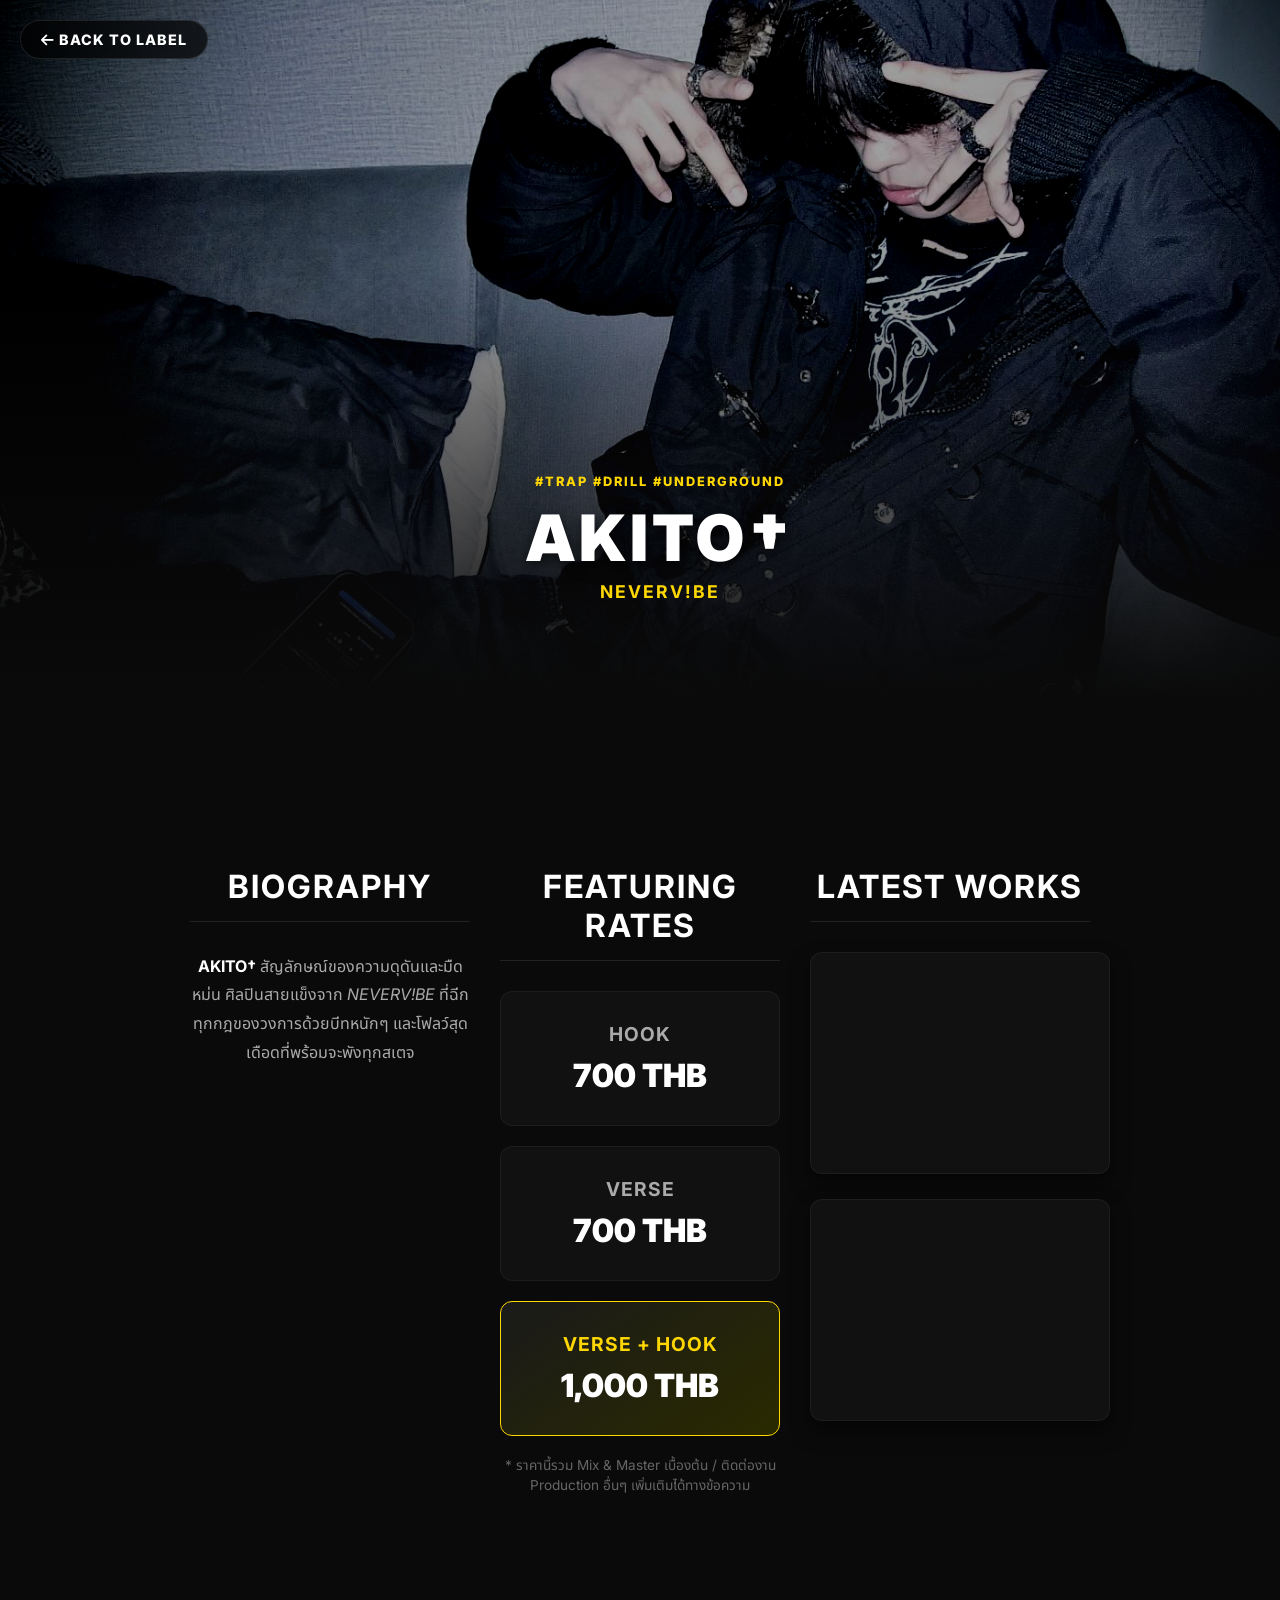
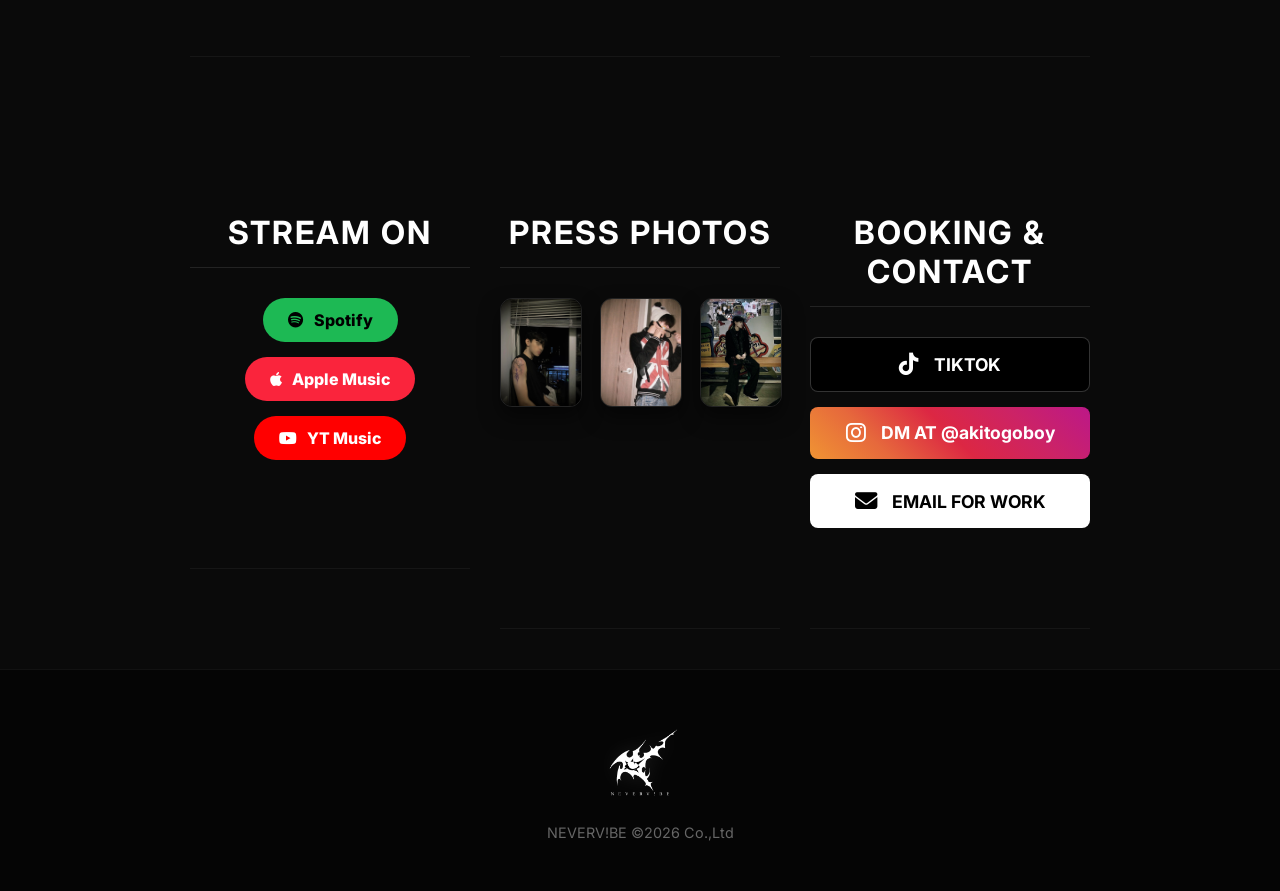
<file: artist/AKITO.html>
<!DOCTYPE html>
<html lang="th">
<head>
    <meta charset="UTF-8">
    <meta name="viewport" content="width=device-width, initial-scale=1.0">
    <title>AKITO† | NEVERV!BE</title>
    <link rel="icon" type="image/x-icon" href="image/logo.png">
    <link rel="stylesheet" href="styles.css">
    <link rel="stylesheet" href="https://cdnjs.cloudflare.com/ajax/libs/font-awesome/6.6.0/css/all.min.css">
    <link href="https://fonts.googleapis.com/css2?family=Inter:wght@400;600;900&family=Noto+Sans+Thai:wght@300;400;700;900&display=swap" rel="stylesheet">
</head>
<body class="artist-page">
    
    <a href="https://undervibe.github.io/nevervibe" class="floating-back">
        <i class="fa-solid fa-arrow-left"></i> BACK TO LABEL
    </a>

    <header class="artist-hero">
        <img src="image/AKITO.jpg" alt="AKITO†">
        <div class="hero-overlay">
            <div class="genre-tags">#TRAP #DRILL #UNDERGROUND</div>
            <h1>AKITO†</h1>
            <p>NEVERV!BE</p>
        </div>
    </header>

    <main class="artist-container">
        <section class="bio-section">
            <h2>BIOGRAPHY</h2>
            <div class="bio-text">
                <p><strong>AKITO†</strong> สัญลักษณ์ของความดุดันและมืดหม่น ศิลปินสายแข็งจาก <em>NEVERV!BE</em> ที่ฉีกทุกกฎของวงการด้วยบีทหนักๆ และโฟลว์สุดเดือดที่พร้อมจะพังทุกสเตจ</p>
            </div>
        </section>

        <section class="rate-section">
            <h2>FEATURING RATES</h2>
            <div class="rates-grid">
                <div class="rate-box">
                    <h3>HOOK</h3>
                    <p class="price">700 THB</p>
                </div>
                <div class="rate-box">
                    <h3>VERSE</h3>
                    <p class="price">700 THB</p>
                </div>
                <div class="rate-box premium">
                    <h3>VERSE + HOOK</h3>
                    <p class="price">1,000 THB</p>
                </div>
            </div>
            <p class="rate-note">* ราคานี้รวม Mix & Master เบื้องต้น / ติดต่องาน Production อื่นๆ เพิ่มเติมได้ทางข้อความ</p>
        </section>

        <section class="media-section">
            <h2>LATEST WORKS</h2>
            <div class="media-grid">
                <div class="media-box">
                    <iframe width="100%" height="220" src="https://www.youtube.com/embed/9aPaEKfOGhU" frameborder="0" allow="accelerometer; autoplay; clipboard-write; encrypted-media; gyroscope; picture-in-picture" allowfullscreen></iframe>
                </div>
                <div class="media-box">
                    <iframe width="100%" height="220" scrolling="no" frameborder="no" allow="autoplay" src="https://w.soundcloud.com/player/?url=https://soundcloud.com/akitogoboy/she-fttrapmeen&color=%23FFD700&auto_play=false"></iframe>
                </div>
            </div>
        </section>

        <section class="streaming-section">
            <h2>STREAM ON</h2>
            <div class="streaming-links">
                <a href="https://open.spotify.com/artist/3PwkpdK9tYv3R54A1a7k4M" target="_blank" class="stream-btn spotify"><i class="fa-brands fa-spotify"></i> Spotify</a>
                <a href="https://music.apple.com/us/album/you-know-feat-jayq-single/1883758673" target="_blank" class="stream-btn apple"><i class="fa-brands fa-apple"></i> Apple Music</a>
                <a href="https://www.youtube.com/@akitogoboytrap" target="_blank" class="stream-btn youtube"><i class="fa-brands fa-youtube"></i> YT Music</a>
            </div>
        </section>

        <section class="gallery-section">
            <h2>PRESS PHOTOS</h2>
            <div class="gallery-grid">
                <div class="gallery-item"><img src="image/AKITO (1).jpg" alt="Press 1"></div>
                <div class="gallery-item"><img src="image/AKITO (2).jpg" alt="Press 2"></div>
                <div class="gallery-item"><img src="image/AKITO (3).jpg" alt="Press 3"></div>
            </div>
        </section>

        <section class="contact-section">
            <h2>BOOKING & CONTACT</h2>
            <div class="contact-links">
                <a href="https://www.tiktok.com/" target="_blank" class="tiktok-btn"><i class="fa-brands fa-tiktok"></i> TIKTOK</a>
                <a href="https://www.instagram.com/akitogoboy/" target="_blank" class="ig-btn"><i class="fa-brands fa-instagram"></i> DM AT @akitogoboy</a>
                <a href="mailto:nevervibeofficial2025@gmail.com" target="_blank" class="mail-btn"><i class="fa-solid fa-envelope"></i> EMAIL FOR WORK</a>
            </div>
        </section>
    </main>

    <footer class="artist-footer">
        <img src="image/logo2.png" alt="NEVERVIBE" class="footer-logo">
        <p>NEVERV!BE ©2026 Co.,Ltd</p>
    </footer>
</body>
</html>
</file>
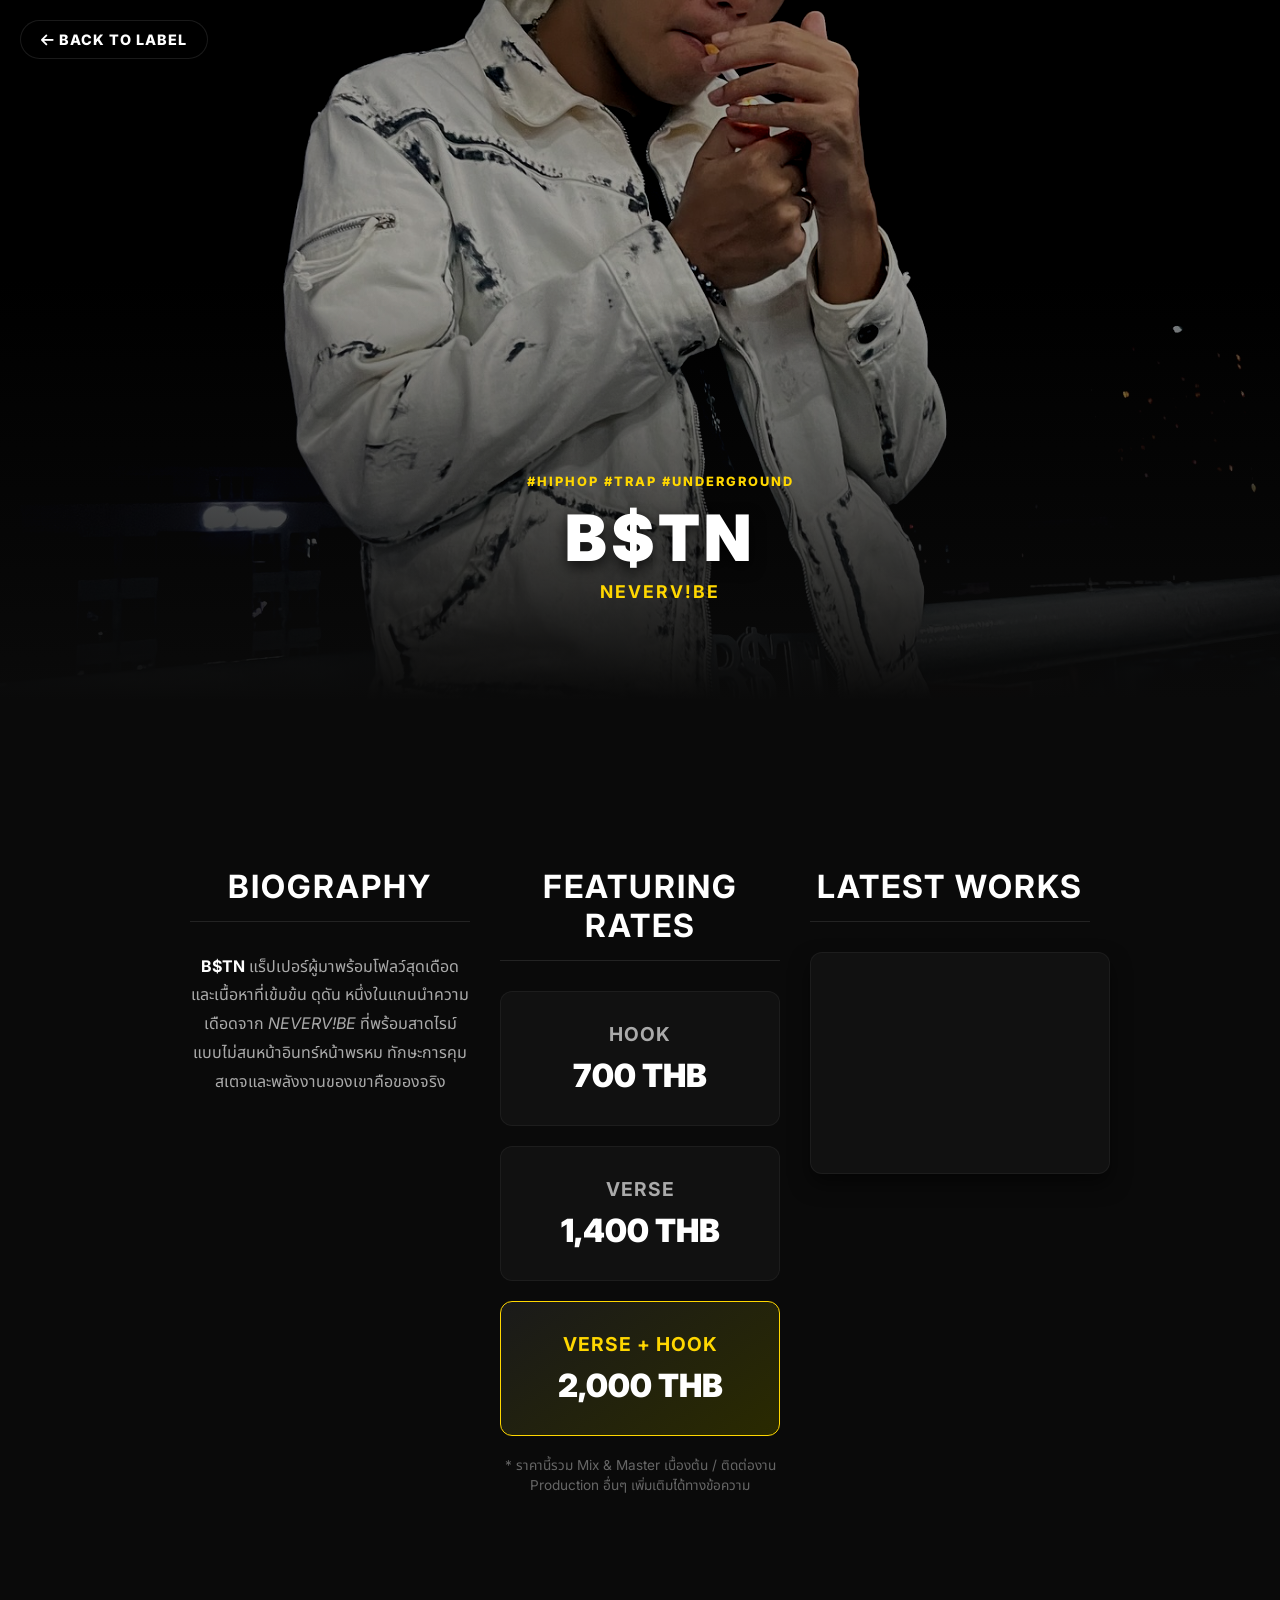
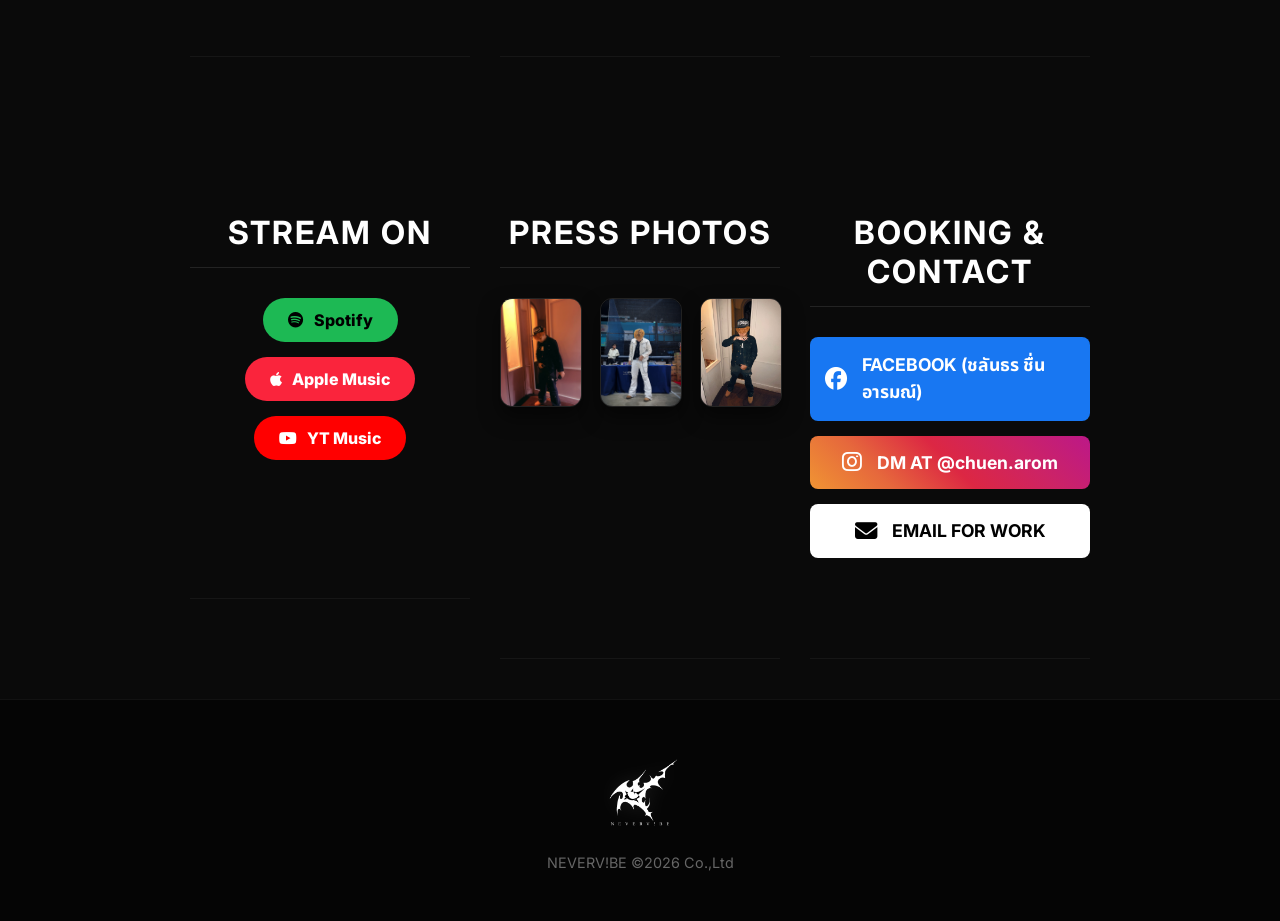
<file: artist/B$TN.html>
<!DOCTYPE html>
<html lang="th">
<head>
    <meta charset="UTF-8">
    <meta name="viewport" content="width=device-width, initial-scale=1.0">
    <title>B$TN | NEVERV!BE</title>
    <link rel="icon" type="image/x-icon" href="image/logo.png">
    <link rel="stylesheet" href="styles.css">
    <link rel="stylesheet" href="https://cdnjs.cloudflare.com/ajax/libs/font-awesome/6.6.0/css/all.min.css">
    <link href="https://fonts.googleapis.com/css2?family=Inter:wght@400;600;900&family=Noto+Sans+Thai:wght@300;400;700;900&display=swap" rel="stylesheet">
</head>
<body class="artist-page">
    
    <a href="https://undervibe.github.io/nevervibe" class="floating-back">
        <i class="fa-solid fa-arrow-left"></i> BACK TO LABEL
    </a>

    <header class="artist-hero">
        <img src="image/B$TN.jpg" alt="B$TN">
        <div class="hero-overlay">
            <div class="genre-tags">#HIPHOP #TRAP #UNDERGROUND</div>
            <h1>B$TN</h1>
            <p>NEVERV!BE</p>
        </div>
    </header>

    <main class="artist-container">
        <section class="bio-section">
            <h2>BIOGRAPHY</h2>
            <div class="bio-text">
                <p><strong>B$TN</strong> แร็ปเปอร์ผู้มาพร้อมโฟลว์สุดเดือดและเนื้อหาที่เข้มข้น ดุดัน หนึ่งในแกนนำความเดือดจาก <em>NEVERV!BE</em> ที่พร้อมสาดไรม์แบบไม่สนหน้าอินทร์หน้าพรหม ทักษะการคุมสเตจและพลังงานของเขาคือของจริง</p>
            </div>
        </section>

        <section class="rate-section">
            <h2>FEATURING RATES</h2>
            <div class="rates-grid">
                <div class="rate-box">
                    <h3>HOOK</h3>
                    <p class="price">700 THB</p>
                </div>
                <div class="rate-box">
                    <h3>VERSE</h3>
                    <p class="price">1,400 THB</p>
                </div>
                <div class="rate-box premium">
                    <h3>VERSE + HOOK</h3>
                    <p class="price">2,000 THB</p>
                </div>
            </div>
            <p class="rate-note">* ราคานี้รวม Mix & Master เบื้องต้น / ติดต่องาน Production อื่นๆ เพิ่มเติมได้ทางข้อความ</p>
        </section>

        <section class="media-section">
            <h2>LATEST WORKS</h2>
            <div class="media-grid">
                <div class="media-box">
                    <iframe width="100%" height="220" src="https://www.youtube.com/embed/DCzdwjOfl1A" frameborder="0" allow="accelerometer; autoplay; clipboard-write; encrypted-media; gyroscope; picture-in-picture" allowfullscreen></iframe>
                </div>
            </div>
        </section>

        <section class="streaming-section">
            <h2>STREAM ON</h2>
            <div class="streaming-links">
                <a href="https://open.spotify.com/artist/40xlgc3WbxMn3740qpxWwr?si=ZrAbBopDQAee4fVbU4IFOg" target="_blank" class="stream-btn spotify"><i class="fa-brands fa-spotify"></i> Spotify</a>
                <a href="https://music.apple.com/us/artist/b%24tn/1797964381" target="_blank" class="stream-btn apple"><i class="fa-brands fa-apple"></i> Apple Music</a>
                <a href="https://www.youtube.com/@bstn223" target="_blank" class="stream-btn youtube"><i class="fa-brands fa-youtube"></i> YT Music</a>
            </div>
        </section>

    
        <section class="gallery-section">
            <h2>PRESS PHOTOS</h2>
            <div class="gallery-grid">
                <div class="gallery-item"><img src="image/B$TN (1).jpg" alt="Press 1"></div>
                <div class="gallery-item"><img src="image/B$TN (2).jpg" alt="Press 2"></div>
                <div class="gallery-item"><img src="image/B$TN (3).jpg" alt="Press 3"></div>
            </div>
        </section>

        <section class="contact-section">
            <h2>BOOKING & CONTACT</h2>
            <div class="contact-links">
                <a href="https://www.facebook.com/zwaardvisnew.aka" target="_blank" class="fb-btn"><i class="fa-brands fa-facebook"></i> FACEBOOK (ชลันธร ชื่นอารมณ์)</a>
                <a href="https://www.instagram.com/chuen.arom/" target="_blank" class="ig-btn"><i class="fa-brands fa-instagram"></i> DM AT @chuen.arom</a>
                <a href="mailto:nevervibeofficial2025@gmail.com" target="_blank" class="mail-btn"><i class="fa-solid fa-envelope"></i> EMAIL FOR WORK</a>
            </div>
        </section>
    </main>

    <footer class="artist-footer">
        <img src="image/logo2.png" alt="NEVERVIBE" class="footer-logo">
        <p>NEVERV!BE ©2026 Co.,Ltd</p>
    </footer>
</body>
</html>
</file>
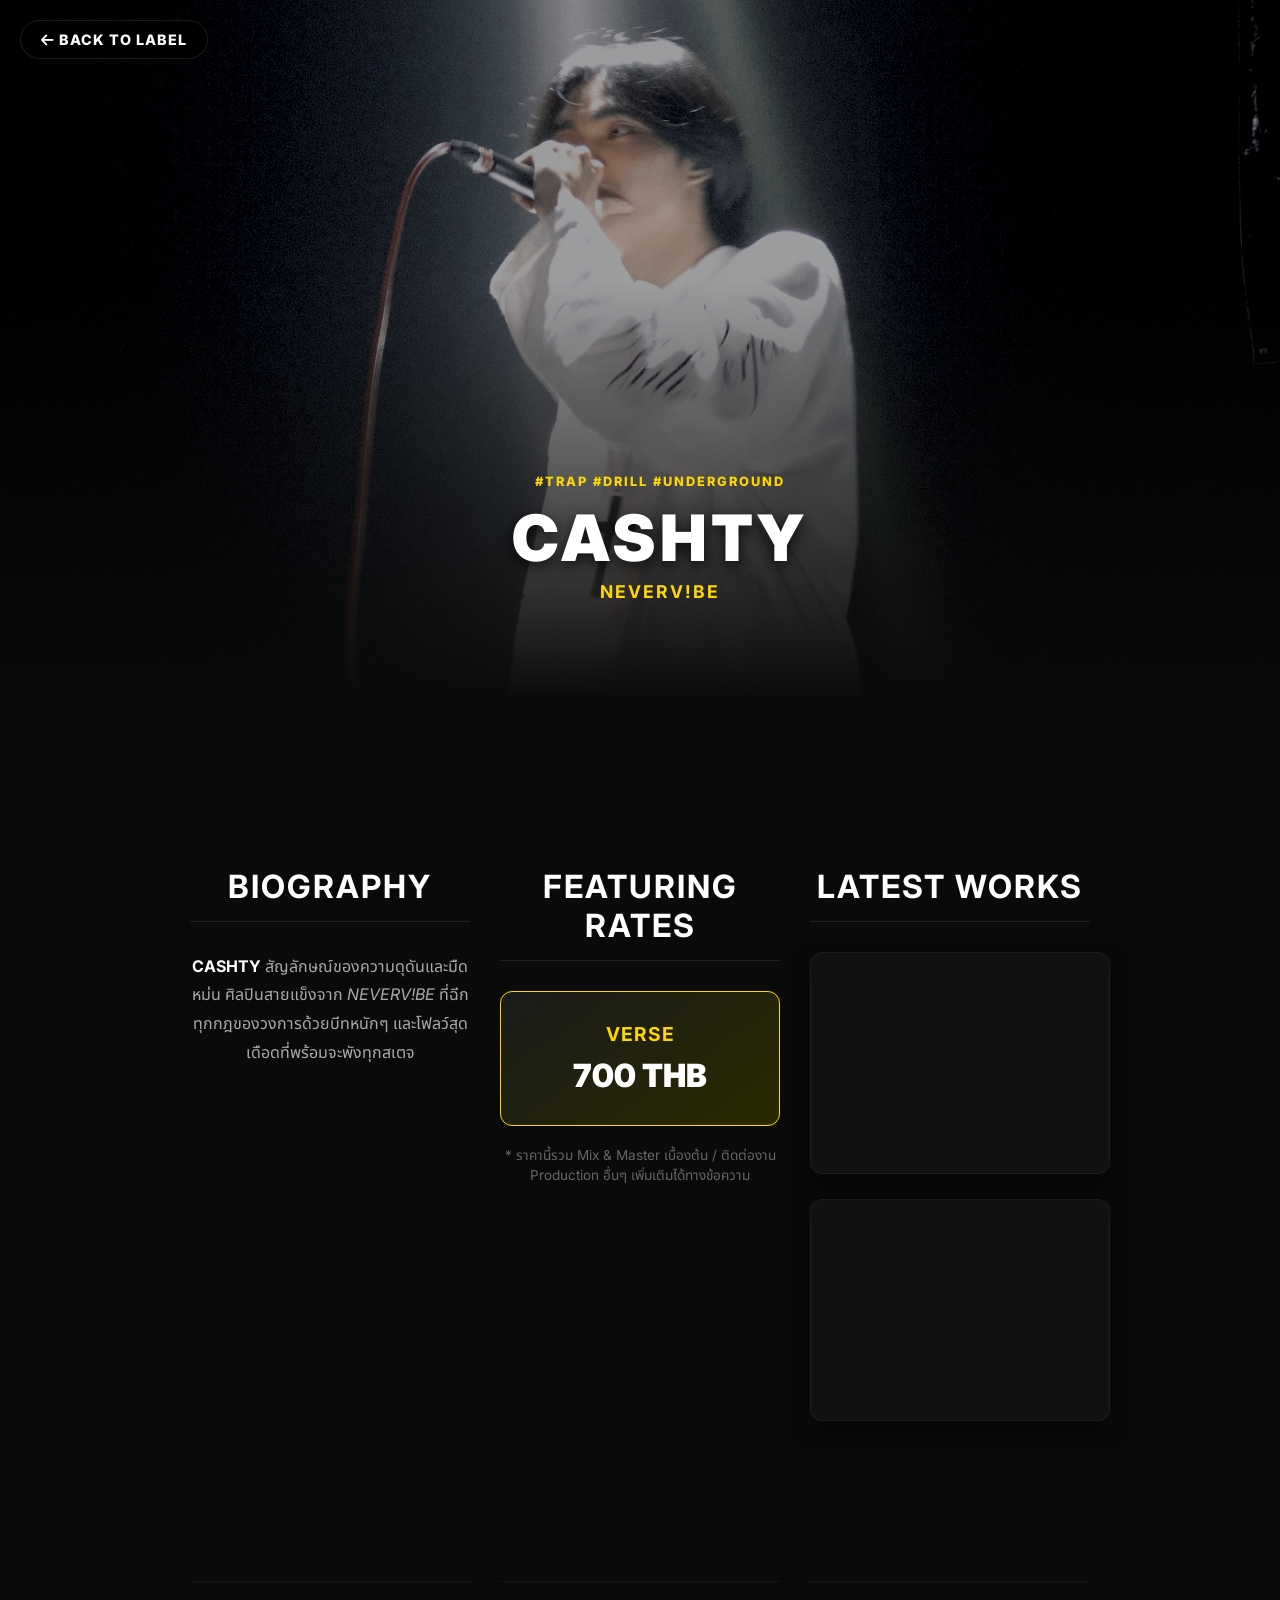
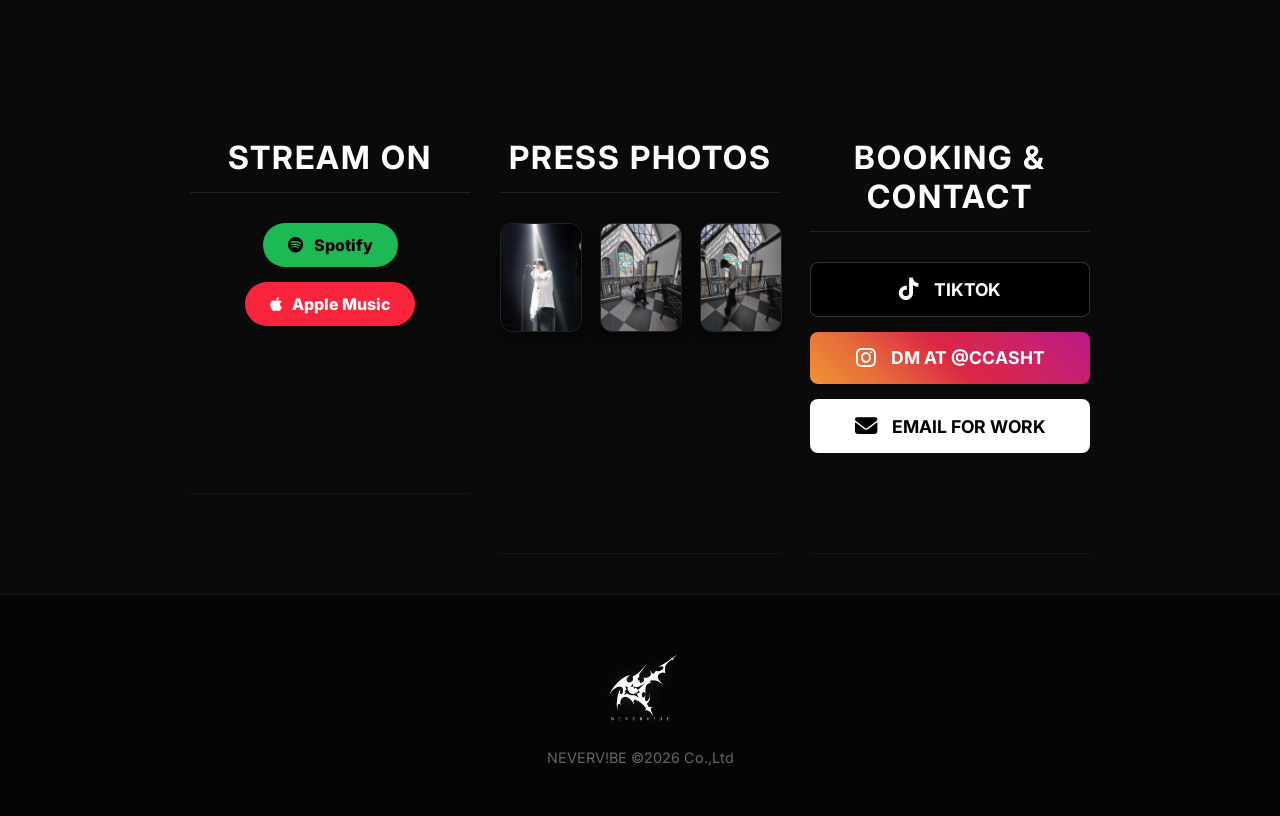
<file: artist/CASHTY.html>
<!DOCTYPE html>
<html lang="th">
<head>
    <meta charset="UTF-8">
    <meta name="viewport" content="width=device-width, initial-scale=1.0">
    <title>CASHTY | NEVERV!BE</title>
    <link rel="icon" type="image/x-icon" href="image/logo.png">
    <link rel="stylesheet" href="styles.css">
    <link rel="stylesheet" href="https://cdnjs.cloudflare.com/ajax/libs/font-awesome/6.6.0/css/all.min.css">
    <link href="https://fonts.googleapis.com/css2?family=Inter:wght@400;600;900&family=Noto+Sans+Thai:wght@300;400;700;900&display=swap" rel="stylesheet">
</head>
<body class="artist-page">
    
    <a href="https://undervibe.github.io/nevervibe" class="floating-back">
        <i class="fa-solid fa-arrow-left"></i> BACK TO LABEL
    </a>

    <header class="artist-hero">
        <img src="image/CASHTY.jpg" alt="CASHTY">
        <div class="hero-overlay">
            <div class="genre-tags">#TRAP #DRILL #UNDERGROUND</div>
            <h1>CASHTY</h1>
            <p>NEVERV!BE</p>
        </div>
    </header>

    <main class="artist-container">
        <section class="bio-section">
            <h2>BIOGRAPHY</h2>
            <div class="bio-text">
                <p><strong>CASHTY</strong> สัญลักษณ์ของความดุดันและมืดหม่น ศิลปินสายแข็งจาก <em>NEVERV!BE</em> ที่ฉีกทุกกฎของวงการด้วยบีทหนักๆ และโฟลว์สุดเดือดที่พร้อมจะพังทุกสเตจ</p>
            </div>
        </section>

        <section class="rate-section">
            <h2>FEATURING RATES</h2>
            <div class="rates-grid">
                <div class="rate-box premium">
                    <h3>VERSE</h3>
                    <p class="price">700 THB</p>
                </div>
            </div>
            <p class="rate-note">* ราคานี้รวม Mix & Master เบื้องต้น / ติดต่องาน Production อื่นๆ เพิ่มเติมได้ทางข้อความ</p>
        </section>

        <section class="media-section">
            <h2>LATEST WORKS</h2>
            <div class="media-grid">
                <div class="media-box">
                    <iframe width="100%" height="220" src="https://www.youtube.com/embed/#" frameborder="0" allow="accelerometer; autoplay; clipboard-write; encrypted-media; gyroscope; picture-in-picture" allowfullscreen></iframe>
                </div>
                <div class="media-box">
                    <iframe width="100%" height="220" scrolling="no" frameborder="no" allow="autoplay" src="https://w.soundcloud.com/player/?url=https://soundcloud.com/lil-not-660178408/ver-cash&color=%23FFD700&auto_play=false"></iframe>
                </div>
            </div>
        </section>

        <section class="streaming-section">
            <h2>STREAM ON</h2>
            <div class="streaming-links">
                <a href="https://open.spotify.com/artist/09MdplgllyINf8Pp7QF8Qg" target="_blank" class="stream-btn spotify"><i class="fa-brands fa-spotify"></i> Spotify</a>
                <a href="https://music.apple.com/us/artist/cashty-ln/1656423028" target="_blank" class="stream-btn apple"><i class="fa-brands fa-apple"></i> Apple Music</a>
            </div>
        </section>

       

        <section class="gallery-section">
            <h2>PRESS PHOTOS</h2>
            <div class="gallery-grid">
                <div class="gallery-item"><img src="image/CASHTY.jpg" alt="Press 1"></div>
                <div class="gallery-item"><img src="image/CASHTY (1).jpg" alt="Press 2"></div>
                <div class="gallery-item"><img src="image/CASHTY (2).jpg" alt="Press 3"></div>
            </div>
        </section>

        <section class="contact-section">
            <h2>BOOKING & CONTACT</h2>
            <div class="contact-links">
                <a href="https://www.tiktok.com/" target="_blank" class="tiktok-btn"><i class="fa-brands fa-tiktok"></i> TIKTOK</a>
                <a href="https://www.instagram.com/ccasht/" target="_blank" class="ig-btn"><i class="fa-brands fa-instagram"></i> DM AT @CCASHT</a>
                <a href="mailto:nevervibeofficial2025@gmail.com" target="_blank" class="mail-btn"><i class="fa-solid fa-envelope"></i> EMAIL FOR WORK</a>
            </div>
        </section>
    </main>

    <footer class="artist-footer">
        <img src="image/logo2.png" alt="NEVERVIBE" class="footer-logo">
        <p>NEVERV!BE ©2026 Co.,Ltd</p>
    </footer>
</body>
</html>
</file>
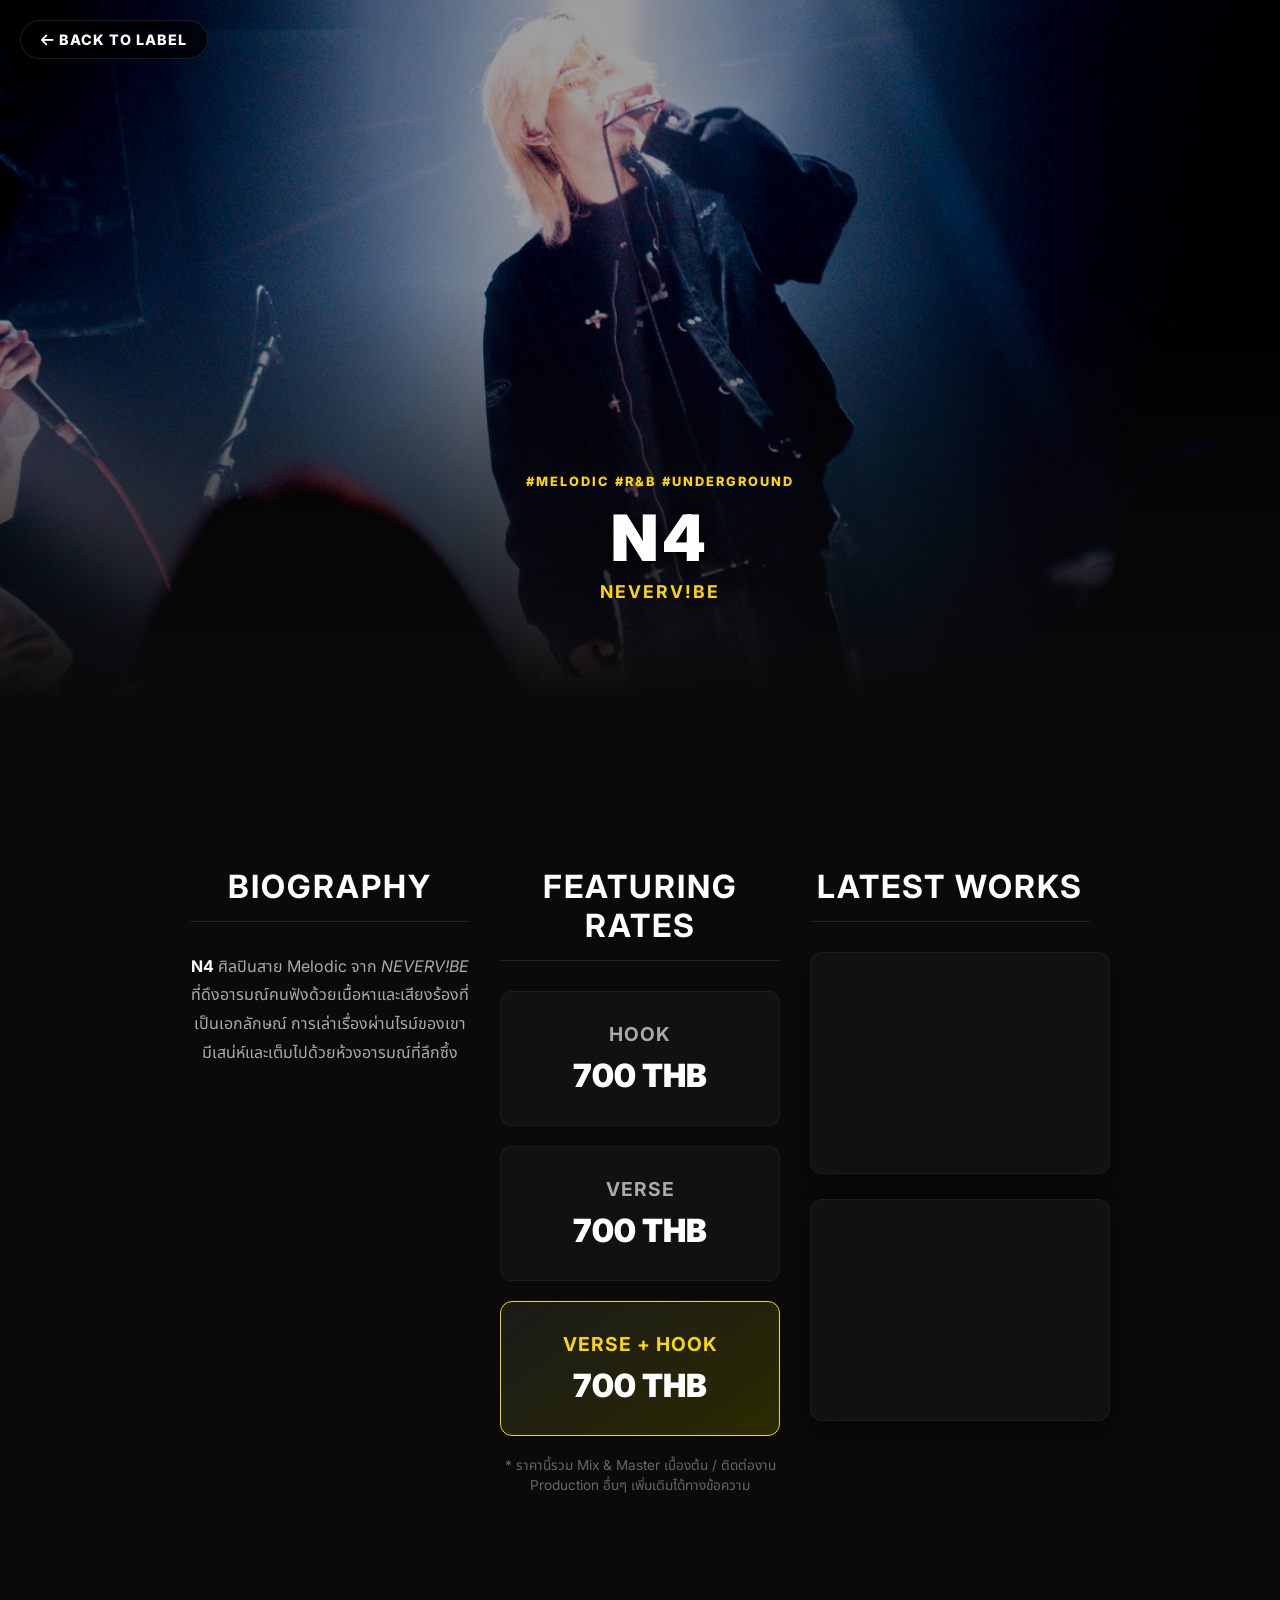
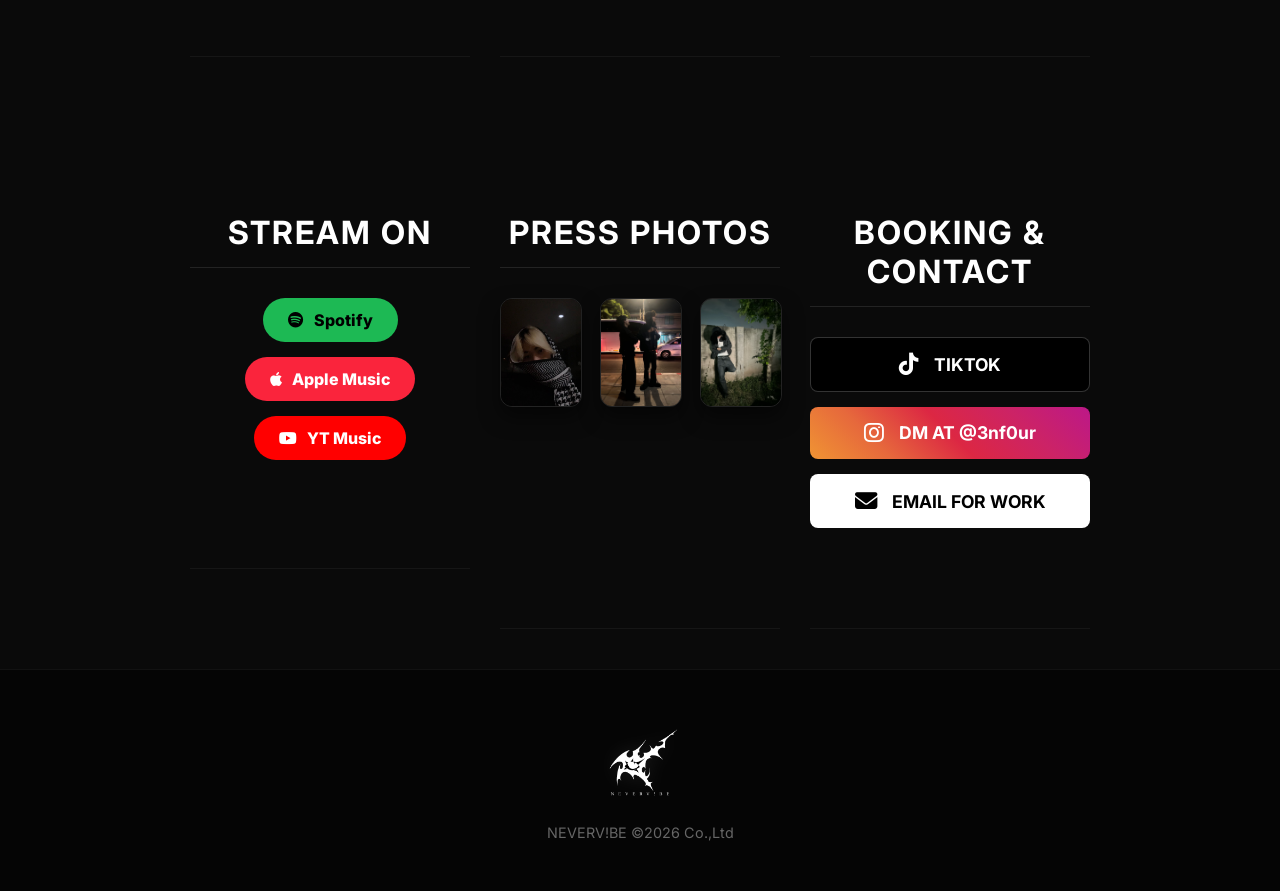
<file: artist/n4.html>
<!DOCTYPE html>
<html lang="th">
<head>
    <meta charset="UTF-8">
    <meta name="viewport" content="width=device-width, initial-scale=1.0">
    <title>N4 | NEVERV!BE</title>
    <link rel="icon" type="image/x-icon" href="image/logo.png">
    <link rel="stylesheet" href="styles.css">
    <link rel="stylesheet" href="https://cdnjs.cloudflare.com/ajax/libs/font-awesome/6.6.0/css/all.min.css">
    <link href="https://fonts.googleapis.com/css2?family=Inter:wght@400;600;900&family=Noto+Sans+Thai:wght@300;400;700;900&display=swap" rel="stylesheet">
</head>
<body class="artist-page">
    
    <a href="https://undervibe.github.io/nevervibe" class="floating-back">
        <i class="fa-solid fa-arrow-left"></i> BACK TO LABEL
    </a>

    <header class="artist-hero">
        <img src="image/N4.jpg" alt="N4">
        <div class="hero-overlay">
            <div class="genre-tags">#MELODIC #R&B #UNDERGROUND</div>
            <h1>N4</h1>
            <p>NEVERV!BE</p>
        </div>
    </header>

    <main class="artist-container">
        <section class="bio-section">
            <h2>BIOGRAPHY</h2>
            <div class="bio-text">
                <p><strong>N4</strong> ศิลปินสาย Melodic จาก <em>NEVERV!BE</em> ที่ดึงอารมณ์คนฟังด้วยเนื้อหาและเสียงร้องที่เป็นเอกลักษณ์ การเล่าเรื่องผ่านไรม์ของเขามีเสน่ห์และเต็มไปด้วยห้วงอารมณ์ที่ลึกซึ้ง</p>
            </div>
        </section>

        <section class="rate-section">
            <h2>FEATURING RATES</h2>
            <div class="rates-grid">
                <div class="rate-box">
                    <h3>HOOK</h3>
                    <p class="price">700 THB</p>
                </div>
                <div class="rate-box">
                    <h3>VERSE</h3>
                    <p class="price">700 THB</p>
                </div>
                <div class="rate-box premium">
                    <h3>VERSE + HOOK</h3>
                    <p class="price">700 THB</p>
                </div>
            </div>
            <p class="rate-note">* ราคานี้รวม Mix & Master เบื้องต้น / ติดต่องาน Production อื่นๆ เพิ่มเติมได้ทางข้อความ</p>
        </section>

        <section class="media-section">
            <h2>LATEST WORKS</h2>
            <div class="media-grid">
                <div class="media-box">
                    <iframe width="100%" height="220" src="https://www.youtube.com/embed/HAeyvYY0rmE" frameborder="0" allow="accelerometer; autoplay; clipboard-write; encrypted-media; gyroscope; picture-in-picture" allowfullscreen></iframe>
                </div>
                <div class="media-box">
                    <iframe width="100%" height="220" scrolling="no" frameborder="no" allow="autoplay" src="https://w.soundcloud.com/player/?url=https://soundcloud.com/realn4/youre-perfect-n3-prod-by-sakaayumu&color=%23FFD700&auto_play=false"></iframe>
                </div>
            </div>
        </section>

        <section class="streaming-section">
            <h2>STREAM ON</h2>
            <div class="streaming-links">
                <a href="https://open.spotify.com/artist/4b1MqdWW3oG59WdBjchRRq?si=ed9pGkuMSs663zJerJko1A" target="_blank" class="stream-btn spotify"><i class="fa-brands fa-spotify"></i> Spotify</a>
                <a href="https://music.apple.com/us/artist/n4/1656412674" target="_blank" class="stream-btn apple"><i class="fa-brands fa-apple"></i> Apple Music</a>
                <a href="https://www.youtube.com/@realN4" target="_blank" class="stream-btn youtube"><i class="fa-brands fa-youtube"></i> YT Music</a>
            </div>
        </section>

        <section class="gallery-section">
            <h2>PRESS PHOTOS</h2>
            <div class="gallery-grid">
                <div class="gallery-item"><img src="image/N4 (1).jpg" alt="Press 1"></div>
                <div class="gallery-item"><img src="image/N4 (2).jpg" alt="Press 2"></div>
                <div class="gallery-item"><img src="image/N4 (3).jpg" alt="Press 3"></div>
            </div>
        </section>

        <section class="contact-section">
            <h2>BOOKING & CONTACT</h2>
            <div class="contact-links">
                <a href="https://www.tiktok.com/" target="_blank" class="tiktok-btn"><i class="fa-brands fa-tiktok"></i> TIKTOK</a>
                <a href="https://www.instagram.com/3nf0ur/" target="_blank" class="ig-btn"><i class="fa-brands fa-instagram"></i> DM AT @3nf0ur</a>
                <a href="mailto:nevervibeofficial2025@gmail.com" target="_blank" class="mail-btn"><i class="fa-solid fa-envelope"></i> EMAIL FOR WORK</a>
            </div>
        </section>
    </main>

    <footer class="artist-footer">
        <img src="image/logo2.png" alt="NEVERVIBE" class="footer-logo">
        <p>NEVERV!BE ©2026 Co.,Ltd</p>
    </footer>
</body>
</html>
</file>
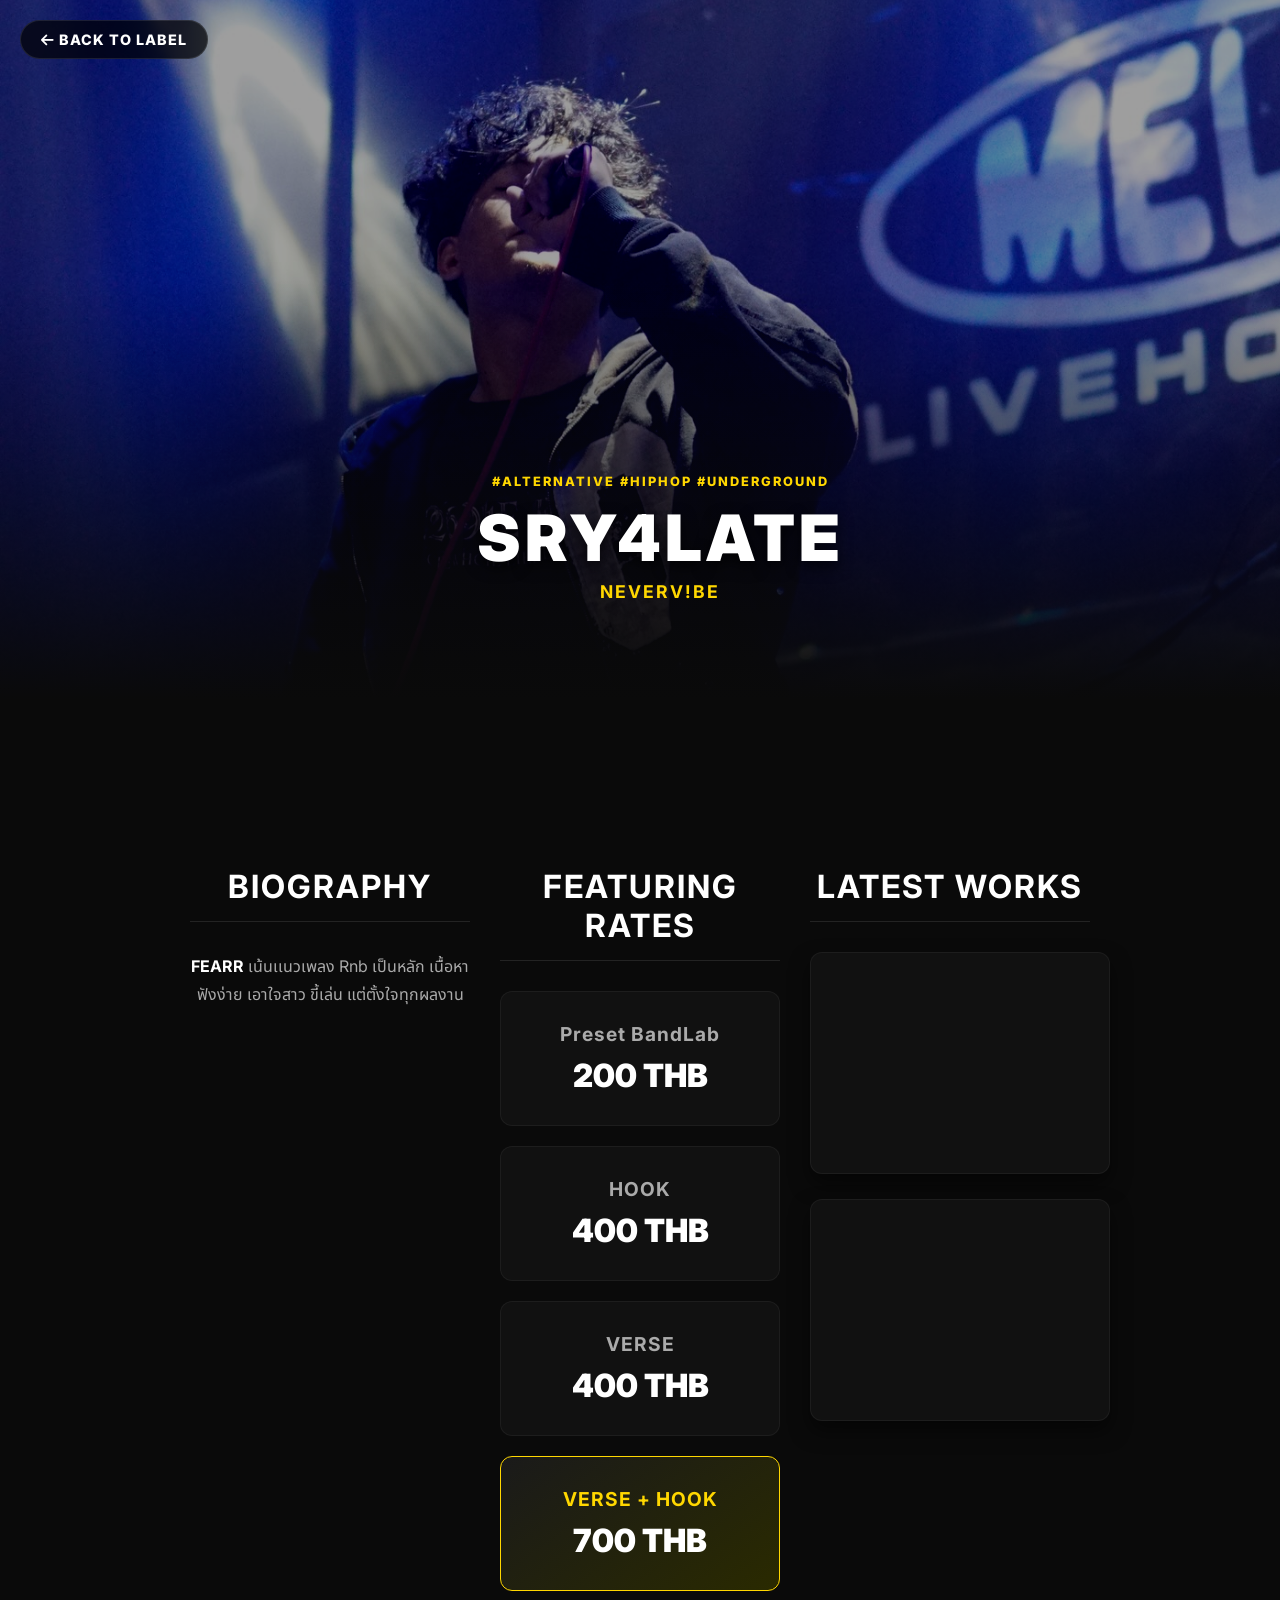
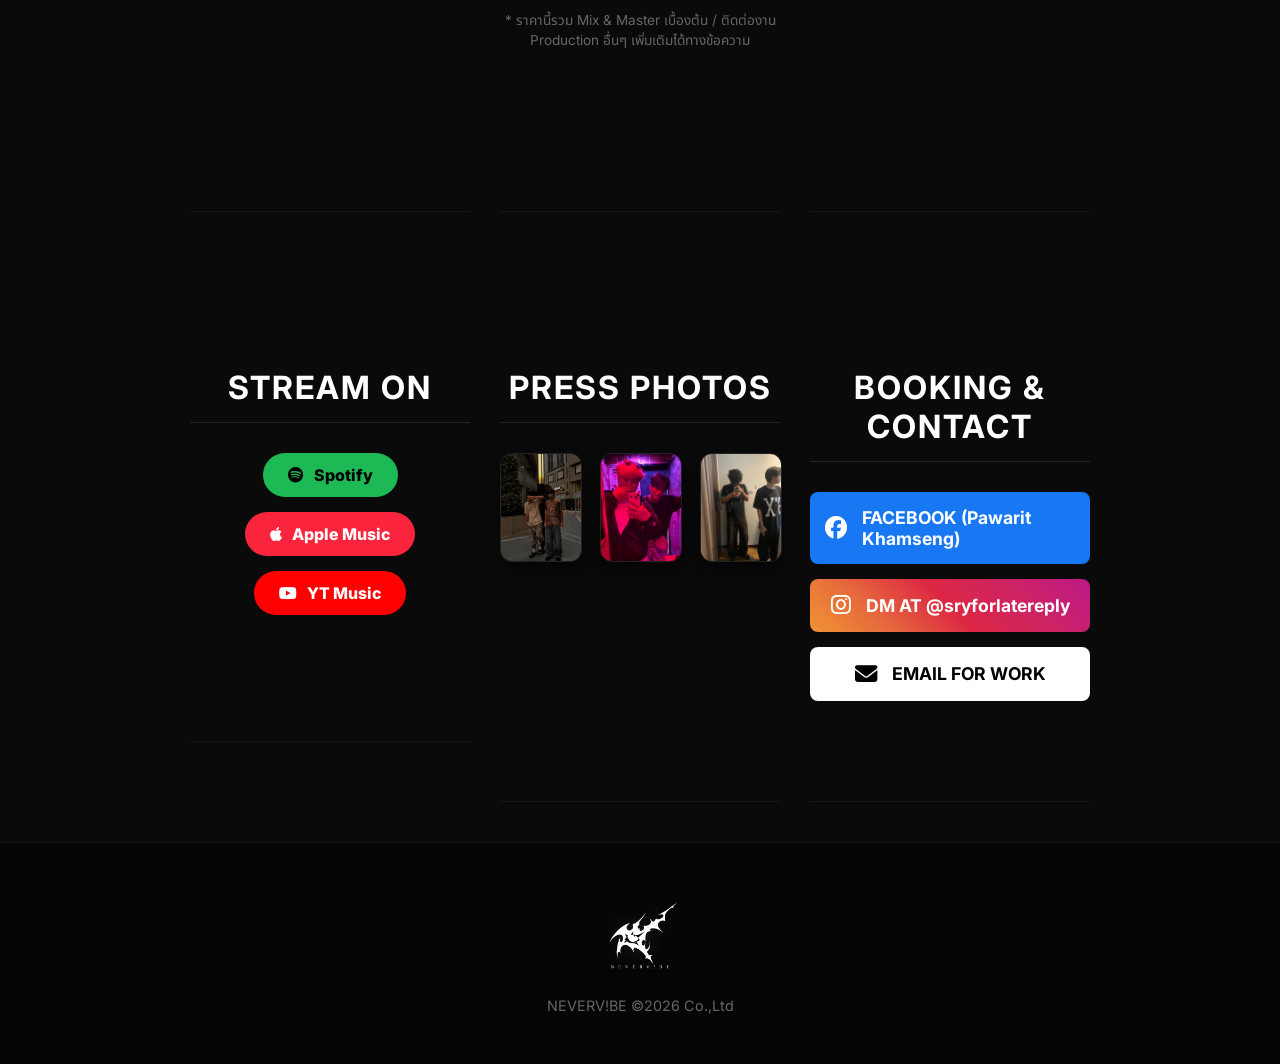
<file: artist/SRY4LATE.html>
<!DOCTYPE html>
<html lang="th">
<head>
    <meta charset="UTF-8">
    <meta name="viewport" content="width=device-width, initial-scale=1.0">
    <title>SRY4LATE | NEVERV!BE</title>
    <link rel="icon" type="image/x-icon" href="image/logo.png">
    <link rel="stylesheet" href="styles.css">
    <link rel="stylesheet" href="https://cdnjs.cloudflare.com/ajax/libs/font-awesome/6.6.0/css/all.min.css">
    <link href="https://fonts.googleapis.com/css2?family=Inter:wght@400;600;900&family=Noto+Sans+Thai:wght@300;400;700;900&display=swap" rel="stylesheet">
</head>
<body class="artist-page">
    
    <a href="https://undervibe.github.io/nevervibe" class="floating-back">
        <i class="fa-solid fa-arrow-left"></i> BACK TO LABEL
    </a>

    <header class="artist-hero">
        <img src="image/SRY4LATE.jpg" alt="SRY4LATE">
        <div class="hero-overlay">
            <div class="genre-tags">#ALTERNATIVE #HIPHOP #UNDERGROUND</div>
            <h1>SRY4LATE</h1>
            <p>NEVERV!BE</p>
        </div>
    </header>

    <main class="artist-container">
        <section class="bio-section">
            <h2>BIOGRAPHY</h2>
            <div class="bio-text">
                <p><strong>FEARR</strong> เน้นเเนวเพลง Rnb เป็นหลัก เนื้อหาฟังง่าย เอาใจสาว ขี้เล่น แต่ตั้งใจทุกผลงาน </p>
            </div>
        </section>

        <section class="rate-section">
            <h2>FEATURING RATES</h2>
            <div class="rates-grid">
                <div class="rate-box">
                    <h3>Preset BandLab</h3>
                    <p class="price">200 THB</p>
                </div>
                <div class="rate-box">
                    <h3>HOOK</h3>
                    <p class="price">400 THB</p>
                </div>
                <div class="rate-box">
                    <h3>VERSE</h3>
                    <p class="price">400 THB</p>
                </div>
                <div class="rate-box premium">
                    <h3>VERSE + HOOK</h3>
                    <p class="price">700 THB</p>
                </div>
            </div>
            <p class="rate-note">* ราคานี้รวม Mix & Master เบื้องต้น / ติดต่องาน Production อื่นๆ เพิ่มเติมได้ทางข้อความ</p>
        </section>

        <section class="media-section">
            <h2>LATEST WORKS</h2>
            <div class="media-grid">
                <div class="media-box">
                    <iframe width="100%" height="220" src="https://www.youtube.com/embed/hIXoRc0STgk" frameborder="0" allow="accelerometer; autoplay; clipboard-write; encrypted-media; gyroscope; picture-in-picture" allowfullscreen></iframe>
                </div>
                <div class="media-box">
                    <iframe width="100%" height="220" scrolling="no" frameborder="no" allow="autoplay" src="https://w.soundcloud.com/player/?url=https://soundcloud.com/user-30260161-26361566/she-make-my-cry-n4&color=%23FFD700&auto_play=false"></iframe>
                </div>
            </div>
        </section>

        <section class="streaming-section">
            <h2>STREAM ON</h2>
            <div class="streaming-links">
                <a href="https://open.spotify.com/artist/20IgO53Mogf5oJBvV60WdB?si=51Vi6G-oSt-doNhIlsShAA" target="_blank" class="stream-btn spotify"><i class="fa-brands fa-spotify"></i> Spotify</a>
                <a href="https://music.apple.com/us/artist/sry4late/1803389403" target="_blank" class="stream-btn apple"><i class="fa-brands fa-apple"></i> Apple Music</a>
                <a href="https://www.youtube.com/@ReallyFEAR" target="_blank" class="stream-btn youtube"><i class="fa-brands fa-youtube"></i> YT Music</a>
            </div>
        </section>

        <section class="gallery-section">
            <h2>PRESS PHOTOS</h2>
            <div class="gallery-grid">
                <div class="gallery-item"><img src="image/SRY4LATE (1).jpg" alt="Press 1"></div>
                <div class="gallery-item"><img src="image/SRY4LATE (2).jpg" alt="Press 2"></div>
                <div class="gallery-item"><img src="image/SRY4LATE (3).jpg" alt="Press 3"></div>
            </div>
        </section>

        <section class="contact-section">
            <h2>BOOKING & CONTACT</h2>
            <div class="contact-links">
                <a href="https://www.facebook.com/profile.php?id=100076104885845" target="_blank" class="fb-btn"><i class="fa-brands fa-facebook"></i> FACEBOOK (Pawarit Khamseng)</a>
                <a href="https://www.instagram.com/sryforlatereply/" target="_blank" class="ig-btn"><i class="fa-brands fa-instagram"></i> DM AT @sryforlatereply</a>
                <a href="mailto:nevervibeofficial2025@gmail.com" target="_blank" class="mail-btn"><i class="fa-solid fa-envelope"></i> EMAIL FOR WORK</a>
            </div>
        </section>
    </main>

    <footer class="artist-footer">
        <img src="image/logo2.png" alt="NEVERVIBE" class="footer-logo">
        <p>NEVERV!BE ©2026 Co.,Ltd</p>
    </footer>
</body>
</html>
</file>
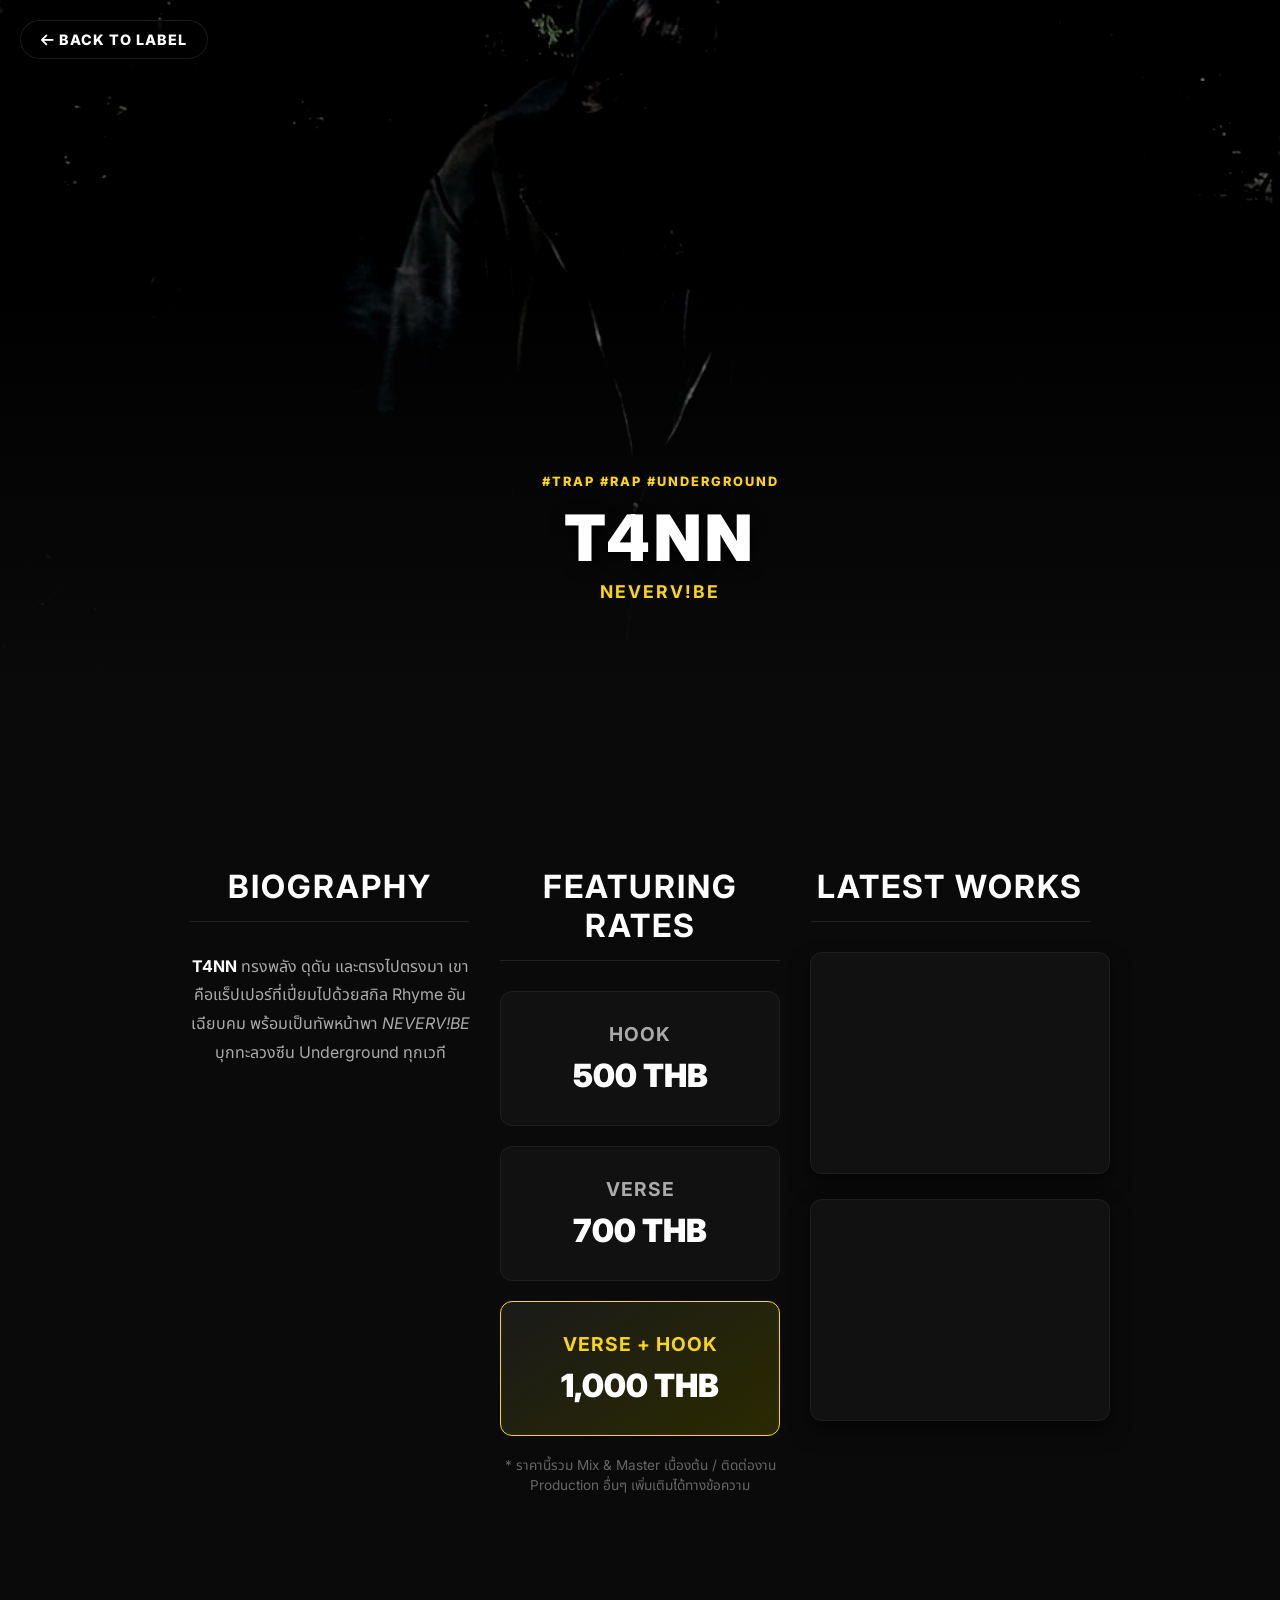
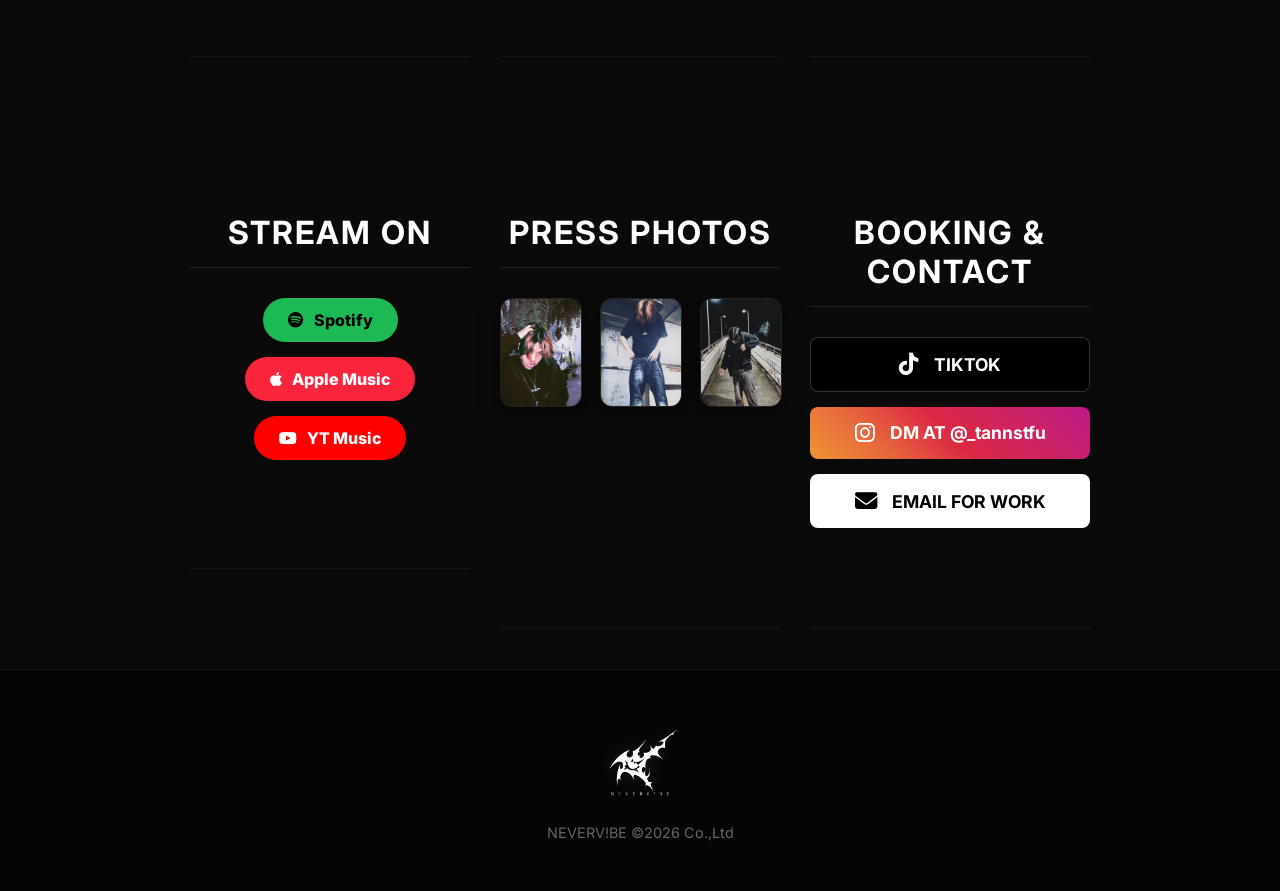
<file: artist/T4NN.html>
<!DOCTYPE html>
<html lang="th">
<head>
    <meta charset="UTF-8">
    <meta name="viewport" content="width=device-width, initial-scale=1.0">
    <title>T4NN | NEVERV!BE</title>
    <link rel="icon" type="image/x-icon" href="image/logo.png">
    <link rel="stylesheet" href="styles.css">
    <link rel="stylesheet" href="https://cdnjs.cloudflare.com/ajax/libs/font-awesome/6.6.0/css/all.min.css">
    <link href="https://fonts.googleapis.com/css2?family=Inter:wght@400;600;900&family=Noto+Sans+Thai:wght@300;400;700;900&display=swap" rel="stylesheet">
</head>
<body class="artist-page">
    
    <a href="https://undervibe.github.io/nevervibe" class="floating-back">
        <i class="fa-solid fa-arrow-left"></i> BACK TO LABEL
    </a>

    <header class="artist-hero">
        <img src="image/T4NN.jpg" alt="T4NN">
        <div class="hero-overlay">
            <div class="genre-tags">#TRAP #RAP #UNDERGROUND</div>
            <h1>T4NN</h1>
            <p>NEVERV!BE</p>
        </div>
    </header>

    <main class="artist-container">
        <section class="bio-section">
            <h2>BIOGRAPHY</h2>
            <div class="bio-text">
                <p><strong>T4NN</strong> ทรงพลัง ดุดัน และตรงไปตรงมา เขาคือแร็ปเปอร์ที่เปี่ยมไปด้วยสกิล Rhyme อันเฉียบคม พร้อมเป็นทัพหน้าพา <em>NEVERV!BE</em> บุกทะลวงซีน Underground ทุกเวที</p>
            </div>
        </section>

        <section class="rate-section">
            <h2>FEATURING RATES</h2>
            <div class="rates-grid">
                <div class="rate-box">
                    <h3>HOOK</h3>
                    <p class="price">500 THB</p>
                </div>
                <div class="rate-box">
                    <h3>VERSE</h3>
                    <p class="price">700 THB</p>
                </div>
                <div class="rate-box premium">
                    <h3>VERSE + HOOK</h3>
                    <p class="price">1,000 THB</p>
                </div>
            </div>
            <p class="rate-note">* ราคานี้รวม Mix & Master เบื้องต้น / ติดต่องาน Production อื่นๆ เพิ่มเติมได้ทางข้อความ</p>
        </section>

        <section class="media-section">
            <h2>LATEST WORKS</h2>
            <div class="media-grid">
                <div class="media-box">
                    <iframe width="100%" height="220" src="https://www.youtube.com/embed/DibJiyysPyo" frameborder="0" allow="accelerometer; autoplay; clipboard-write; encrypted-media; gyroscope; picture-in-picture" allowfullscreen></iframe>
                </div>
                <div class="media-box">
                    <iframe width="100%" height="220" scrolling="no" frameborder="no" allow="autoplay" src="https://w.soundcloud.com/player/?url=https://soundcloud.com/txn-xxx/t4nn-x-crazybig-svmp&color=%23FFD700&auto_play=false"></iframe>
                </div>
            </div>
        </section>

        <section class="streaming-section">
            <h2>STREAM ON</h2>
            <div class="streaming-links">
                <a href="https://open.spotify.com/artist/0gIFDvCovFx0Ai2VMsOABh" target="_blank" class="stream-btn spotify"><i class="fa-brands fa-spotify"></i> Spotify</a>
                <a href="https://music.apple.com/us/artist/t4nn/1793896012" target="_blank" class="stream-btn apple"><i class="fa-brands fa-apple"></i> Apple Music</a>
                <a href="https://www.youtube.com/@Yungtann444" target="_blank" class="stream-btn youtube"><i class="fa-brands fa-youtube"></i> YT Music</a>
            </div>
        </section>


        <section class="gallery-section">
            <h2>PRESS PHOTOS</h2>
            <div class="gallery-grid">
                <div class="gallery-item"><img src="image/T4NN (1).jpg" alt="Press 1"></div>
                <div class="gallery-item"><img src="image/T4NN (2).jfif" alt="Press 2"></div>
                <div class="gallery-item"><img src="image/T4NN (3).jfif" alt="Press 3"></div>
            </div>
        </section>

        <section class="contact-section">
            <h2>BOOKING & CONTACT</h2>
            <div class="contact-links">
                <a href="https://www.tiktok.com/" target="_blank" class="tiktok-btn"><i class="fa-brands fa-tiktok"></i> TIKTOK</a>
                <a href="https://www.instagram.com/_tannstfu/" target="_blank" class="ig-btn"><i class="fa-brands fa-instagram"></i> DM AT @_tannstfu</a>
                <a href="mailto:nevervibeofficial2025@gmail.com" target="_blank" class="mail-btn"><i class="fa-solid fa-envelope"></i> EMAIL FOR WORK</a>
            </div>
        </section>
    </main>

    <footer class="artist-footer">
        <img src="image/logo2.png" alt="NEVERVIBE" class="footer-logo">
        <p>NEVERV!BE ©2026 Co.,Ltd</p>
    </footer>
</body>
</html>
</file>
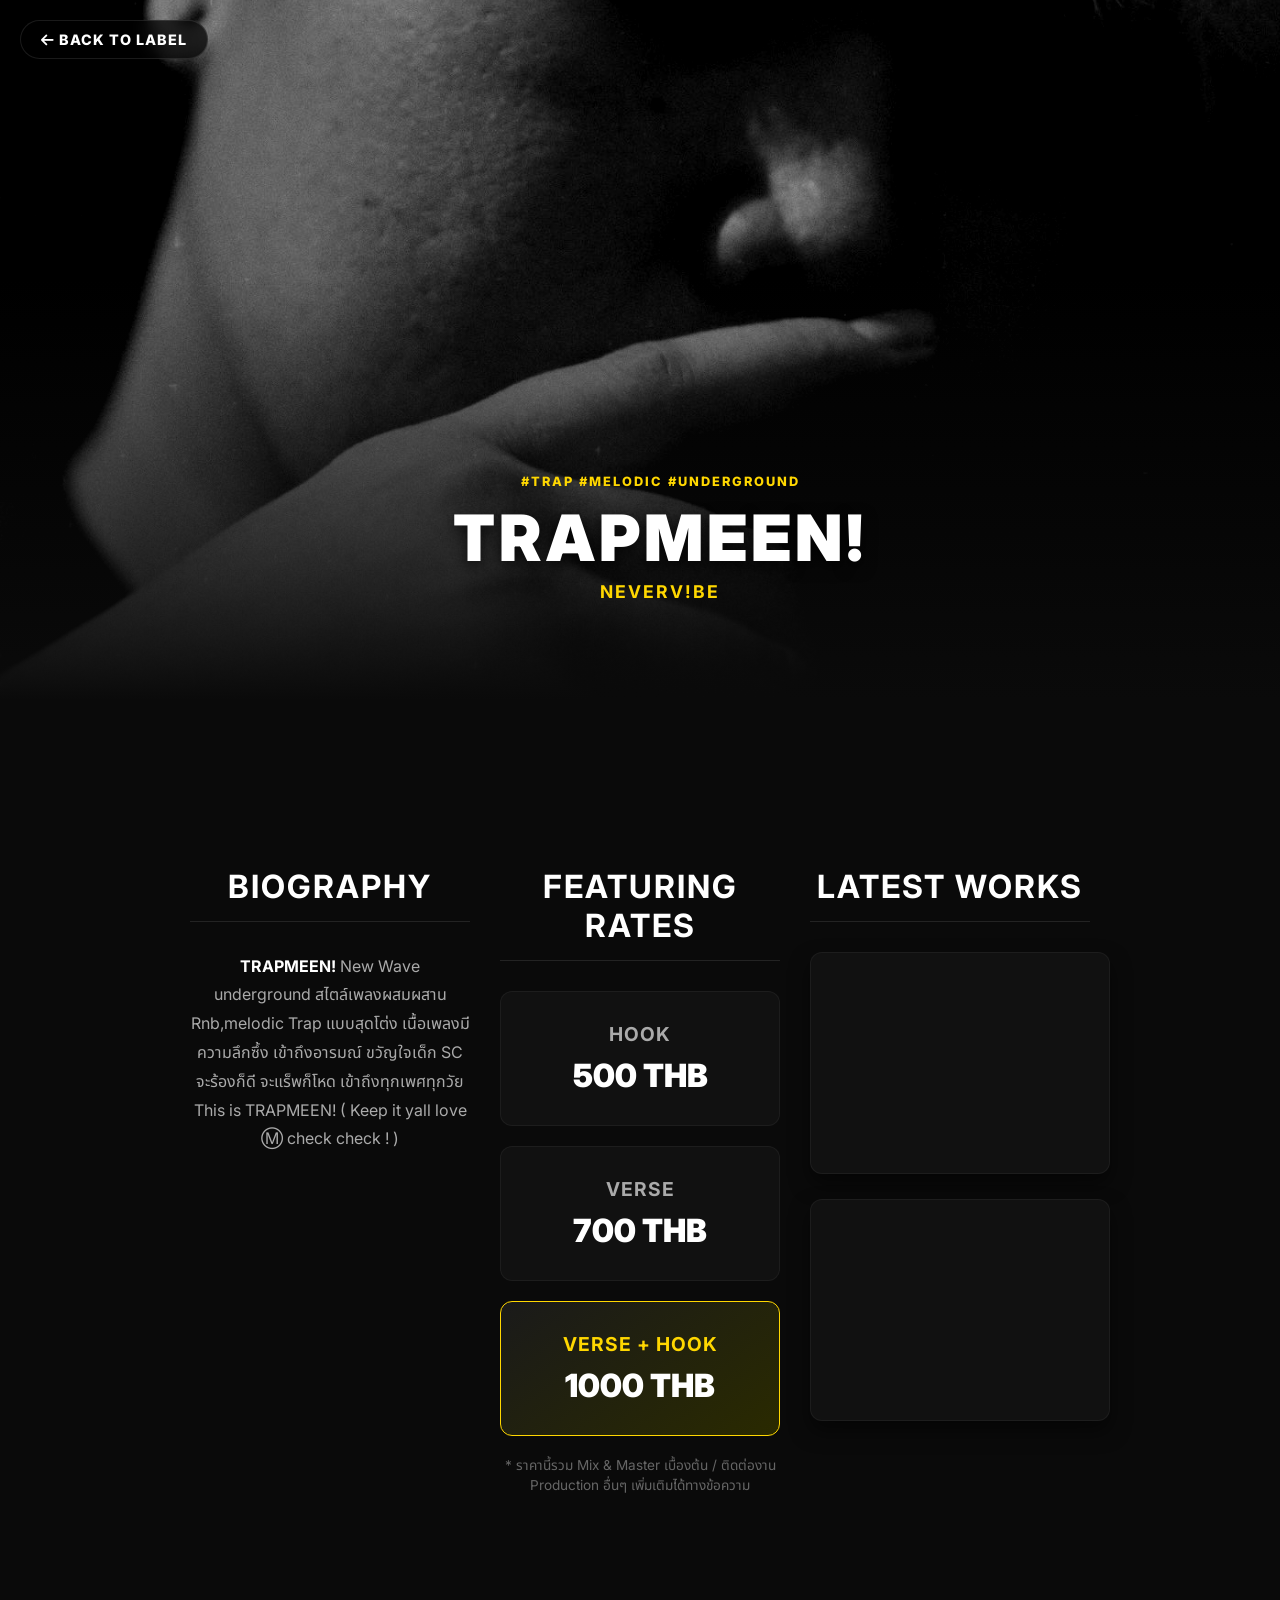
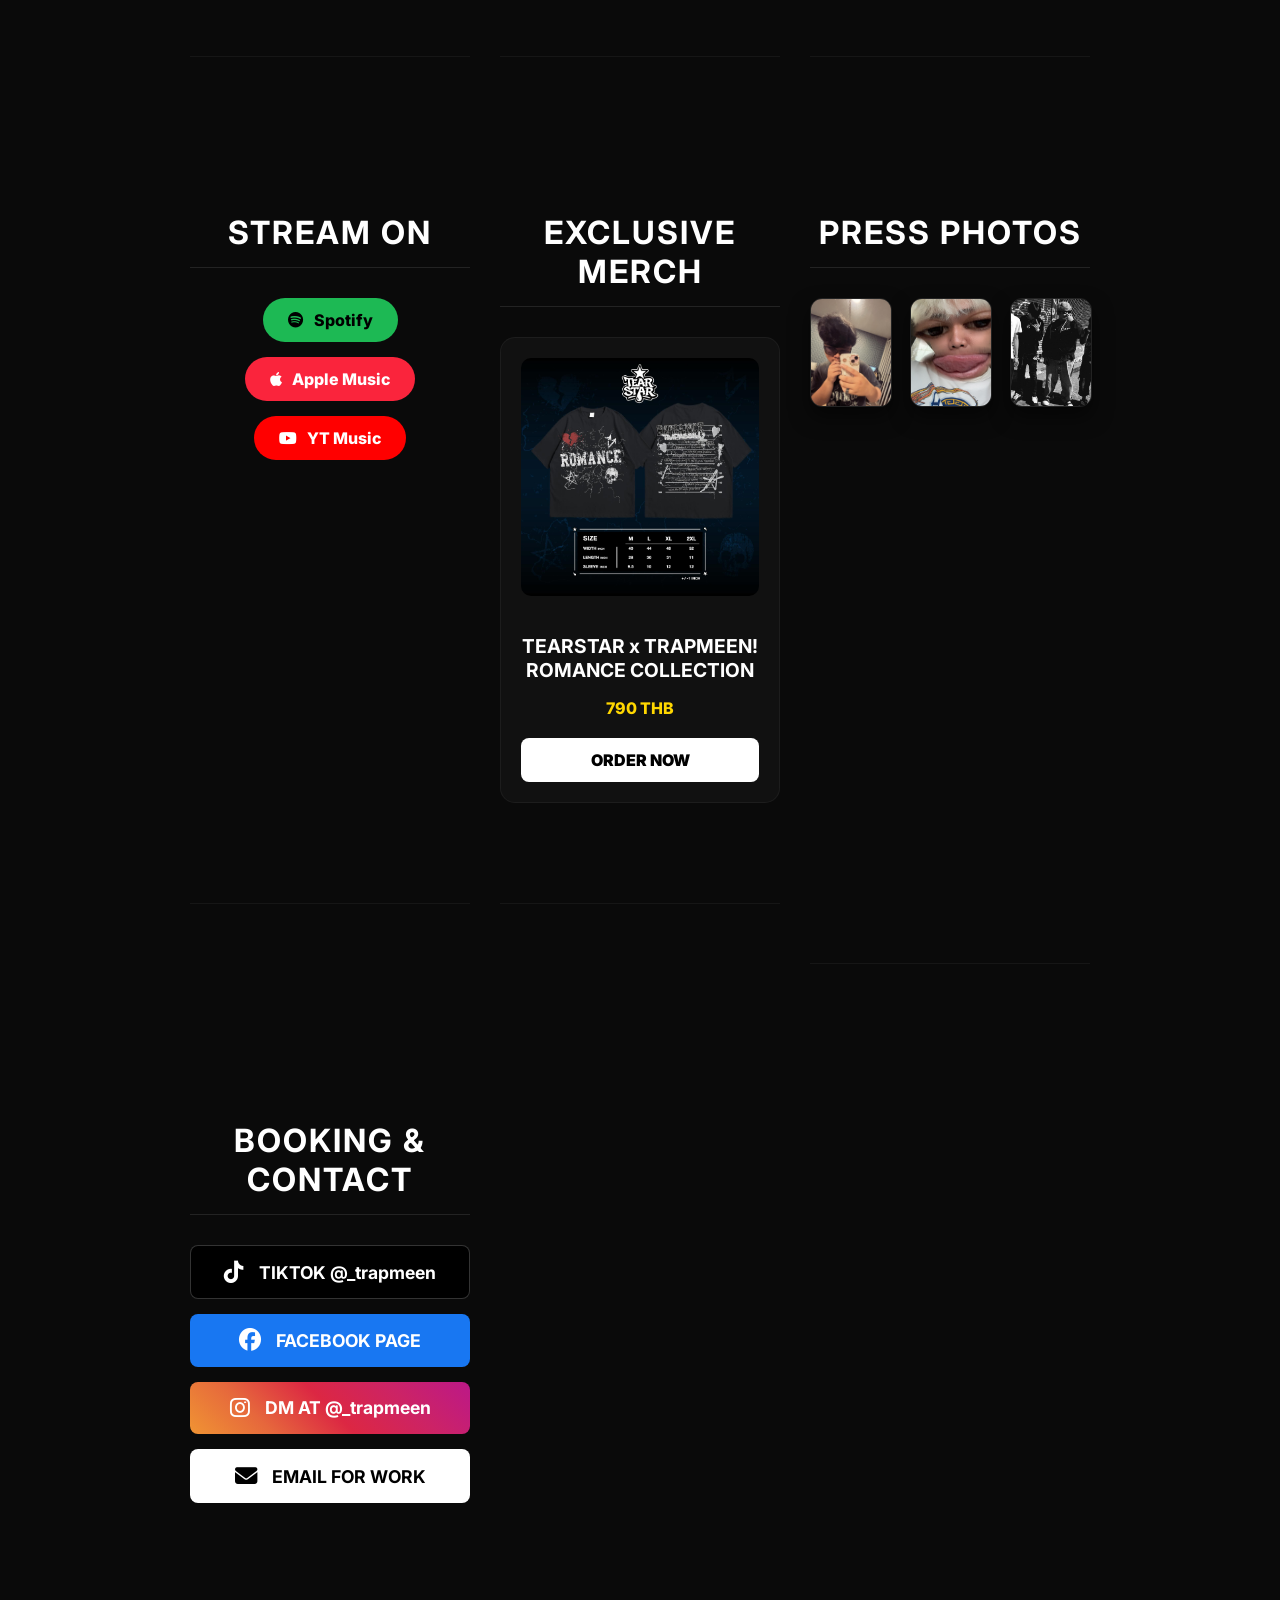
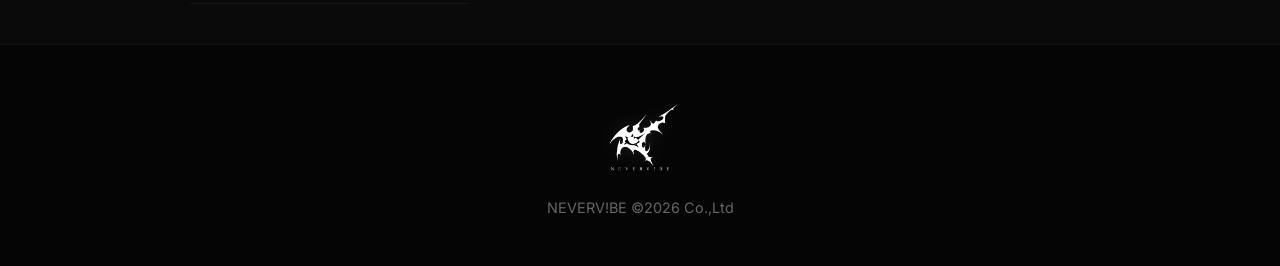
<file: artist/trapmeen.html>
<!DOCTYPE html>
<html lang="th">
<head>
    <meta charset="UTF-8">
    <meta name="viewport" content="width=device-width, initial-scale=1.0">
    <title>TRAPMEEN! | NEVERV!BE</title>
    <link rel="icon" type="image/x-icon" href="image/logo.png">
    <link rel="stylesheet" href="styles.css">
    <link rel="stylesheet" href="https://cdnjs.cloudflare.com/ajax/libs/font-awesome/6.6.0/css/all.min.css">
    <link href="https://fonts.googleapis.com/css2?family=Inter:wght@400;600;900&family=Noto+Sans+Thai:wght@300;400;700;900&display=swap" rel="stylesheet">
</head>
<body class="artist-page">
    
    <a href="https://undervibe.github.io/nevervibe" class="floating-back">
        <i class="fa-solid fa-arrow-left"></i> BACK TO LABEL
    </a>

    <header class="artist-hero">
        <img src="image/TRAPMEEN.jpg" alt="TRAPMEEN!">
        <div class="hero-overlay">
            <div class="genre-tags">#TRAP #MELODIC #UNDERGROUND</div>
            <h1>TRAPMEEN!</h1>
            <p>NEVERV!BE</p>
        </div>
    </header>

    <main class="artist-container">
        
        <section class="bio-section">
            <h2>BIOGRAPHY</h2>
            <div class="bio-text">
                <p><strong>TRAPMEEN!</strong> New Wave underground 
สไตล์เพลงผสมผสาน Rnb,melodic Trap แบบสุดโต่ง
เนื้อเพลงมีความลึกซึ้ง เข้าถึงอารมณ์ 
ขวัญใจเด็ก SC 
จะร้องก็ดี จะแร็พก็โหด  เข้าถึงทุกเพศทุกวัย
This is TRAPMEEN! 
( Keep it yall love Ⓜ️ check check ! )</p>
            </div>
        </section>

        <section class="rate-section">
            <h2>FEATURING RATES</h2>
            <div class="rates-grid">
                <div class="rate-box">
                    <h3>HOOK</h3>
                    <p class="price">500 THB</p>
                </div>
                <div class="rate-box">
                    <h3>VERSE</h3>
                    <p class="price">700 THB</p>
                </div>
                <div class="rate-box premium">
                    <h3>VERSE + HOOK</h3>
                    <p class="price">1000 THB</p>
                </div>
            </div>
            <p class="rate-note">* ราคานี้รวม Mix & Master เบื้องต้น / ติดต่องาน Production อื่นๆ เพิ่มเติมได้ทางข้อความ</p>
        </section>

        <section class="media-section">
            <h2>LATEST WORKS</h2>
            <div class="media-grid">
                <div class="media-box">
                    <iframe width="100%" height="220" src="https://www.youtube.com/embed/0EZTTJre62o" title="YouTube video player" frameborder="0" allow="accelerometer; autoplay; clipboard-write; encrypted-media; gyroscope; picture-in-picture" allowfullscreen></iframe>
                </div>
                <div class="media-box">
                    <iframe width="100%" height="220" scrolling="no" frameborder="no" allow="autoplay" src="https://w.soundcloud.com/player/?url=https://soundcloud.com/trapmeen/trapmeen-ftyungtarr&color=%23FFD700&auto_play=false"></iframe>
                </div>
            </div>
        </section>

        <section class="streaming-section">
            <h2>STREAM ON</h2>
            <div class="streaming-links">
                <a href="https://open.spotify.com/artist/2g2JfhhP7pKGMkW3rHARfd?si=UE1CmGbWTUirlqAQPlm7OQ" target="_blank" class="stream-btn spotify"><i class="fa-brands fa-spotify"></i> Spotify</a>
                <a href="https://music.apple.com/us/artist/trapmeen/1792734768" target="_blank" class="stream-btn apple"><i class="fa-brands fa-apple"></i> Apple Music</a>
                <a href="https://www.youtube.com/@Trapmeen999" target="_blank" class="stream-btn youtube"><i class="fa-brands fa-youtube"></i> YT Music</a>
            </div>
        </section>

        <section class="artist-merch-section">
            <h2>EXCLUSIVE MERCH</h2>
            <div class="merch-container">
                <div class="merch-card">
                    <div class="merch-img"><img src="image/TEE TRAP.jpg" alt="TRAPMEEN TEE"></div>
                    <div class="merch-info">
                        <h3>TEARSTAR x TRAPMEEN! ROMANCE COLLECTION</h3>
                        <p>790 THB</p>
                        <a href="https://www.instagram.com/tearstar.official/" target="_blank" class="buy-btn">ORDER NOW</a>
                
                    </div>
                </div>
            </div>
        </section>

        <section class="gallery-section">
            <h2>PRESS PHOTOS</h2>
            <div class="gallery-grid">
                <div class="gallery-item"><img src="image/TRAPMEEN (1).jpg" alt="Press 1"></div>
                <div class="gallery-item"><img src="image/TRAPMEEN (2).jpg" alt="Press 2"></div>
                <div class="gallery-item"><img src="image/TRAPMEEN (3).jpg" alt="Press 3"></div>
            </div>
        </section>

        <section class="contact-section">
            <h2>BOOKING & CONTACT</h2>
            <div class="contact-links">
                <a href="https://www.tiktok.com/@_trapmeen" target="_blank" class="tiktok-btn"><i class="fa-brands fa-tiktok"></i> TIKTOK @_trapmeen</a>
                <a href="#" target="_blank" class="fb-btn"><i class="fa-brands fa-facebook"></i> FACEBOOK PAGE</a>
                <a href="https://www.instagram.com/_trapmeen/" target="_blank" class="ig-btn"><i class="fa-brands fa-instagram"></i> DM AT @_trapmeen</a>
                <a href="mailto:aboiyamyui@gmail.com" target="_blank" class="mail-btn"><i class="fa-solid fa-envelope"></i> EMAIL FOR WORK</a>
            </div>
        </section>
    </main>

    <footer class="artist-footer">
        <img src="image/logo2.png" alt="NEVERVIBE" class="footer-logo">
        <p>NEVERV!BE ©2026 Co.,Ltd</p>
    </footer>

</body>
</html>
</file>
<file: artist/styles.css>
/* =========================================
   BASE STYLES & TYPOGRAPHY
========================================= */
body {
    font-family: 'Inter', 'Noto Sans Thai', sans-serif;
    background: #0a0a0a;
    color: #e0e0e0;
    margin: 0;
    padding: 0;
    scroll-behavior: smooth;
    overflow-x: hidden;
}
html { max-width: 100%; overflow-x: hidden; }

/* =========================================
   NAVIGATION BAR
========================================= */
.main-nav {
    position: fixed;
    top: 0; width: 100%;
    background: rgba(0,0,0,0.95);
    backdrop-filter: blur(15px);
    z-index: 1000;
    display: flex;
    justify-content: center;
    gap: 20px;
    padding: 15px 0;
    border-bottom: 1px solid rgba(255,255,255,0.1);
}
.main-nav a {
    color: #fff;
    text-decoration: none;
    font-size: 0.8rem;
    font-weight: 700;
    letter-spacing: 1px;
    transition: color 0.3s;
    white-space: nowrap;
}
.main-nav a:hover { color: #FFD700; }
.nav-booking { color: #FFD700 !important; border: 1px solid #FFD700; padding: 2px 10px; border-radius: 4px;}

/* =========================================
   HEADER & MAIN LAYOUT
========================================= */
header { text-align: center; padding: 120px 20px 40px; }
.logo { width: 110px; filter: drop-shadow(0 0 15px rgba(255,255,255,0.2)); }
.label { font-size: 2.8rem; letter-spacing: 6px; margin: 15px 0; font-weight: 900; color: #fff;}
.update-date { font-size: 0.8rem; color: #888; letter-spacing: 2px; }

.social-links-top {
    display: flex;
    justify-content: center;
    gap: 25px;
    margin-bottom: 40px;
    position: relative;
    z-index: 10;
}
.social-links-top a {
    color: #fff;
    font-size: 1.8rem;
    text-decoration: none;
    transition: transform 0.3s, color 0.3s;
}
.social-links-top a:hover { color: #FFD700; transform: scale(1.1); }

main { max-width: 1200px; margin: auto; padding: 0 20px; }

section {
    padding: 100px 0;
    border-bottom: 1px solid rgba(255,255,255,0.05);
}

h1 { 
    font-size: 3.5rem; 
    text-align: center; 
    margin-bottom: 60px; 
    text-transform: uppercase; 
    letter-spacing: 5px; 
    color: #fff;
    font-weight: 900;
}

/* =========================================
   SECTION: ARTISTS (MAIN PAGE)
========================================= */
.artist-container {
    display: grid;
    grid-template-columns: repeat(auto-fit, minmax(280px, 1fr));
    gap: 30px;
}
.artist-card {
    position: relative;
    aspect-ratio: 3/4;
    overflow: hidden;
    border-radius: 12px;
    background: #111;
    text-decoration: none;
    border: 1px solid rgba(255,255,255,0.05);
}
.artist-card img { width: 100%; height: 100%; object-fit: cover; transition: 0.6s ease; }
.artist-card:hover img { transform: scale(1.1); }
.artist-name {
    position: absolute;
    bottom: 0; width: 100%;
    padding: 50px 20px 25px;
    background: linear-gradient(transparent, rgba(0,0,0,0.95));
    color: #fff; font-size: 1.8rem; font-weight: 900; text-align: center;
    letter-spacing: 1px;
}

/* =========================================
   SECTION: EVENTS
========================================= */
.event-container { 
    display: flex; 
    flex-direction: column; 
    gap: 20px; 
    max-width: 1000px; 
    margin: 0 auto; 
}
.event-item { 
    display: flex; 
    align-items: center; 
    justify-content: flex-start;
    gap: 30px; 
    background: #111; 
    padding: 25px 30px; 
    border-radius: 15px; 
    border: 1px solid rgba(255,255,255,0.05);
    transition: transform 0.3s, box-shadow 0.3s;
}
.event-item:hover {
    transform: translateY(-3px);
    box-shadow: 0 10px 20px rgba(0,0,0,0.5);
    background: #151515;
}
.event-poster { flex-shrink: 0; }
.event-poster img { 
    width: 90px; height: 125px; object-fit: cover; 
    border-radius: 8px; box-shadow: 0 4px 10px rgba(0,0,0,0.5);
}
.event-date { 
    width: 150px; flex-shrink: 0; font-size: 1.1rem; 
    font-weight: 700; color: #FFD700; line-height: 1.4;
}
.event-detail { 
    flex-grow: 1; display: flex; flex-direction: column; gap: 5px;
}
.event-detail h3 { margin: 0; font-size: 1.5rem; color: #fff; text-align: left; letter-spacing: 1px;}
.event-detail p { margin: 0; color: #aaa; font-size: 0.95rem; }
.event-detail .event-artists { margin-top: 8px; color: #e0e0e0; font-weight: 600; }
.event-action { flex-shrink: 0; margin-left: auto; }
.ticket-btn { 
    display: inline-block; background: #fff; color: #000; 
    padding: 12px 25px; text-decoration: none; font-weight: 800; 
    border-radius: 8px; transition: all 0.3s; text-transform: uppercase; letter-spacing: 1px;
}
.ticket-btn:hover { background: #FFD700; box-shadow: 0 0 15px rgba(255,215,0,0.3); }

/* =========================================
   SECTION: VIDEOS (Landscape 16:9)
========================================= */
.video-grid {
    display: grid;
    grid-template-columns: repeat(auto-fit, minmax(350px, 1fr));
    gap: 30px;
}
.video-item { 
    background: #111; padding: 15px; border-radius: 15px; 
    border: 1px solid rgba(255,255,255,0.05); display: flex;
    flex-direction: column; align-items: center; transition: transform 0.3s ease;
}
.video-item:hover { transform: translateY(-5px); border-color: rgba(255,255,255,0.3); }
.video-item iframe { 
    width: 100%; aspect-ratio: 16/9; border-radius: 10px; 
    border: none; background: #000;
}
.video-item h3 { 
    margin: 15px 0 0 0; font-size: 1.1rem; text-align: center; 
    color: #fff; font-weight: 600; width: 100%;
}

/* =========================================
   SECTION: RELEASES
========================================= */
.release-container { display: grid; grid-template-columns: repeat(auto-fit, minmax(280px, 1fr)); gap: 30px; }
.release-card { 
    background: #121212; border-radius: 12px; overflow: hidden; 
    text-decoration: none !important; color: #fff !important; 
    transition: transform 0.3s; border: 1px solid rgba(255,255,255,0.1);
    display: flex; flex-direction: column;
}
.release-card:hover { transform: translateY(-5px); border-color: rgba(255,255,255,0.4); }
.release-card img { width: 100%; aspect-ratio: 1/1; object-fit: cover; }
.release-info { padding: 20px; text-align: center; }
.release-info h3 { margin: 0 0 5px 0; color: #fff; font-size: 1.3rem; text-decoration: none; }
.release-info p { margin: 0; color: #888; font-size: 0.9rem; text-decoration: none; }

/* =========================================
   SECTION: MERCH
========================================= */
.merch-container { display: grid; grid-template-columns: repeat(auto-fit, minmax(280px, 1fr)); gap: 30px; }
.merch-card { background: #111; padding: 20px; border-radius: 15px; text-align: center; border: 1px solid rgba(255,255,255,0.05); }
.merch-img img { width: 100%; border-radius: 10px; margin-bottom: 15px; }
.merch-info h3 { font-size: 1.2rem; margin-bottom: 5px; color: #fff; }
.merch-info p { color: #FFD700; font-weight: 800; margin-bottom: 20px; }
.buy-btn { display: block; background: #fff; color: #000; padding: 12px; text-decoration: none; font-weight: 900; border-radius: 8px; }

/* =========================================
   SECTION: BOOKING FORM
========================================= */
.booking-container { max-width: 700px; margin: auto; background: #111; padding: 40px; border-radius: 20px; border: 1px solid rgba(255,255,255,0.05); }
.booking-form .form-group { display: flex; gap: 20px; margin-bottom: 20px; }
.booking-form input, .booking-form select, .booking-form textarea {
    flex: 1; background: #000; border: 1px solid #333; color: #fff; padding: 15px; border-radius: 8px; font-family: inherit;
}
.submit-btn { width: 100%; padding: 18px; background: #FFD700; color: #000; border: none; font-weight: 900; border-radius: 8px; cursor: pointer; }

/* =========================================
   SECTION: ABOUT
========================================= */
.about-content { 
    max-width: 850px; margin: auto; text-align: center; 
    line-height: 1.9; font-size: 1.15rem; color: #ccc; padding: 0 20px;
}
.about-content p { margin-bottom: 25px; }
.about-content strong { color: #fff; font-weight: 800; }
.about-content em { color: #FFD700; font-style: normal; font-weight: 700; letter-spacing: 1px; }
.highlight-text {
    font-size: 1.6rem !important; color: #FFD700 !important; font-weight: 900;
    letter-spacing: 2px; margin-bottom: 40px !important; text-shadow: 0 2px 10px rgba(255, 215, 0, 0.2);
}
.welcome-text {
    margin-top: 50px !important; font-size: 1.3rem !important; font-weight: 900;
    color: #fff !important; letter-spacing: 3px; border-top: 1px solid rgba(255,255,255,0.1); padding-top: 30px;
}

/* =========================================
   FOOTER & BACKGROUNDS
========================================= */
footer { text-align: center; padding: 80px 20px; border-top: 1px solid rgba(255,255,255,0.05); background: #050505; }
.social-links { margin-top: 20px; display: flex; justify-content: center; gap: 20px; }
.social-links a { color: #fff; font-size: 1.8rem; transition: color 0.3s, transform 0.3s; }
.social-links a:hover { color: #FFD700; transform: scale(1.2); }

.video-background { position: fixed; top: 0; left: 0; width: 100%; height: 100%; z-index: -2; }
.video-foreground iframe {
    position: absolute; top: 50%; left: 50%; transform: translate(-50%, -50%);
    width: 120vw; height: 68vw; filter: blur(25px) brightness(0.25); pointer-events: none;
}
.video-overlay { position: fixed; top: 0; left: 0; width: 100%; height: 100%; background: rgba(0,0,0,0.4); z-index: -1; }

/* =========================================
   ARTIST PROFILE PAGE (trapmeen.html)
========================================= */
.artist-page { background-color: #0a0a0a; padding: 0; margin: 0; }
.floating-back {
    position: fixed; top: 20px; left: 20px; z-index: 1000; background: rgba(0, 0, 0, 0.7);
    color: #fff; padding: 10px 20px; border-radius: 30px; text-decoration: none;
    font-weight: 800; font-size: 0.9rem; letter-spacing: 1px;
    border: 1px solid rgba(255,255,255,0.1); backdrop-filter: blur(10px); transition: all 0.3s ease;
}
.floating-back:hover { background: #FFD700; color: #000; transform: scale(1.05); }

/* --- โค้ดส่วนแบนเนอร์ด้านบนที่อัปเดตใหม่ --- */
.artist-hero {
    position: relative; 
    width: 100%; 
    height: 60vh; 
    min-height: 400px;
    display: flex; 
    align-items: flex-end; 
    justify-content: center; 
    overflow: hidden;
}

.artist-hero img {
    position: absolute; 
    top: 0; left: 0; 
    width: 100%; height: 100%;
    object-fit: cover; 
    z-index: 1; 
    filter: brightness(0.6) contrast(1.2);
}

/* สร้างเลเยอร์ไล่สีดำทับรูปภาพแบบเต็มจอ 100% */
.artist-hero::after {
    content: '';
    position: absolute;
    bottom: 0;
    left: 0;
    width: 100%;
    height: 60%; /* ให้เงาดำไล่จาก 60% ด้านล่างขึ้นไป */
    background: linear-gradient(to top, #0a0a0a 0%, transparent 100%);
    z-index: 2;
}

.hero-overlay {
    position: relative; 
    z-index: 3; /* ดันข้อความให้ลอยอยู่เหนือเงาดำ */
    width: 100%; 
    text-align: center;
    padding: 0 20px 40px; /* ปรับระยะห่างให้พอดี */
    box-sizing: border-box; /* ป้องกันกล่องข้อความล้นจอ */
    background: transparent; /* เอาสีพื้นหลังเก่าออก */
}

.hero-overlay h1 { font-size: 4rem; margin: 0; color: #fff; letter-spacing: 4px; text-shadow: 0 5px 15px rgba(0,0,0,0.8); }
.hero-overlay p { color: #FFD700; font-weight: 700; letter-spacing: 2px; margin-top: 5px; font-size: 1.1rem; }
.genre-tags { font-size: 0.8rem; font-weight: 800; letter-spacing: 2px; color: #FFD700; margin-bottom: 10px; }

.artist-container { max-width: 900px; margin: 0 auto; padding: 40px 20px; }
.artist-container h2 {
    text-align: center; font-size: 2rem; margin-bottom: 30px; letter-spacing: 2px;
    color: #fff; border-bottom: 1px solid rgba(255,255,255,0.1); padding-bottom: 15px;
}

.bio-text { max-width: 700px; margin: 0 auto; line-height: 1.8; color: #aaa; text-align: center; }
.bio-text strong { color: #fff; }

.rates-grid { display: grid; grid-template-columns: repeat(auto-fit, minmax(250px, 1fr)); gap: 20px; margin-bottom: 10px; }
.rate-box {
    background: #111; border: 1px solid rgba(255,255,255,0.05); border-radius: 12px;
    padding: 30px 20px; text-align: center; transition: transform 0.3s;
}
.rate-box:hover { transform: translateY(-5px); border-color: #FFD700; box-shadow: 0 10px 20px rgba(255,215,0,0.1); }
.rate-box h3 { margin: 0; font-size: 1.2rem; color: #aaa; letter-spacing: 1px; }
.rate-box .price { font-size: 2rem; font-weight: 900; color: #fff; margin: 10px 0 0; }
.rate-box.premium { background: linear-gradient(145deg, #1a1a1a, #2a2a00); border-color: #FFD700; }
.rate-box.premium h3 { color: #FFD700; }
.rate-note { text-align: center; font-size: 0.85rem; color: #666; margin-top: 20px; margin-bottom: 60px; }

.media-grid { display: grid; grid-template-columns: repeat(auto-fit, minmax(300px, 1fr)); gap: 25px; margin-bottom: 60px; }
.media-box { background: #111; border-radius: 12px; overflow: hidden; box-shadow: 0 10px 20px rgba(0,0,0,0.5); border: 1px solid rgba(255,255,255,0.05); }
.media-box iframe { display: block; }

/* =========================================
   แก้ไขส่วน PRESS PHOTOS GALLERY ใหม่ให้สวยเป๊ะ
========================================= */
.gallery-grid {
    display: grid;
    grid-template-columns: repeat(3, 1fr); /* บังคับให้เรียง 3 รูปใน 1 แถวเสมอ บนหน้าจอคอม */
    gap: 20px;
    margin-bottom: 60px;
}

.gallery-item {
    position: relative;
    width: 100%;
    aspect-ratio: 3/4; /* ล็อคสัดส่วนให้เป็นทรงแนวตั้ง (Portrait 3:4) เท่ากันทุกรูป */
    overflow: hidden;
    border-radius: 12px; /* มุมโค้งมนนิดๆ ให้ดูพรีเมียม */
    border: 1px solid rgba(255, 255, 255, 0.1);
    box-shadow: 0 10px 20px rgba(0, 0, 0, 0.5); /* เพิ่มเงาให้รูปลอยขึ้นมา */
}

.gallery-item img {
    width: 100%;
    height: 100%;
    object-fit: cover; /* ตัดภาพส่วนเกินออกอัตโนมัติ ไม่ให้รูปเบี้ยวหรือยืด */
    transition: transform 0.5s ease; /* เอฟเฟกต์ตอนเอาเมาส์ชี้ */
}

.gallery-item:hover img {
    transform: scale(1.1); /* ซูมรูปเข้า 10% ตอนเมาส์ชี้ */
}
.contact-links { display: flex; flex-direction: column; gap: 15px; max-width: 400px; margin: 0 auto; }
.contact-links a {
    display: flex; align-items: center; justify-content: center; gap: 15px;
    background: #111; color: #fff; padding: 15px; border-radius: 8px; text-decoration: none;
    font-weight: 700; font-size: 1.1rem; border: 1px solid rgba(255,255,255,0.05); transition: all 0.3s;
}
.contact-links a:hover { transform: scale(1.02); }
.contact-links i { font-size: 1.4rem; }
.contact-links .ig-btn { background: linear-gradient(45deg, #f09433, #e6683c, #dc2743, #cc2366, #bc1888); border: none; }
.contact-links .mail-btn { background: #fff; color: #000; }

.artist-footer { text-align: center; padding: 50px 20px; background: #050505; border-top: 1px solid rgba(255,255,255,0.05); }
.artist-footer .footer-logo { width: 90px; margin-bottom: 10px; filter: drop-shadow(0 0 10px rgba(255,255,255,0.1)); }
.artist-footer p { color: #666; font-size: 0.9rem; margin: 0; }

/* =========================================
   MOBILE RESPONSIVE
========================================= */
/* =========================================
   MOBILE RESPONSIVE: ARTIST PAGE (trapmeen.html)
========================================= */

@media (max-width: 768px) {
    /* 1. ปรับส่วน Header (Hero) */
    .artist-hero {
        height: 50vh; /* ลดความสูงลงมานิดหน่อยบนมือถือ */
        min-height: 350px;
    }
    .hero-overlay h1 {
        font-size: 2.5rem; /* ย่อชื่อศิลปินไม่ให้ล้น */
        letter-spacing: 2px;
    }
    .hero-overlay p {
        font-size: 0.9rem;
    }
    .genre-tags {
        font-size: 0.7rem;
    }

    /* 2. ปรับระยะห่าง Container */
    .artist-container {
        padding: 30px 15px;
    }
    .artist-container h2 {
        font-size: 1.6rem;
        margin-bottom: 25px;
    }

    /* 3. เรทราคา (Rates): ปรับให้แสดง 1 คอลัมน์เต็มกว้าง */
    .rates-grid {
        grid-template-columns: 1fr;
        gap: 15px;
    }
    .rate-box {
        padding: 20px;
    }
    .rate-box .price {
        font-size: 1.8rem;
    }

    /* 4. สตรีมมิ่ง (Streaming): จัดให้อยู่กึ่งกลางและกดง่าย */
    .streaming-links {
        gap: 10px;
    }
    .stream-btn {
        flex: 1 1 100%; /* ให้ปุ่มแผ่เต็มความกว้าง */
        justify-content: center;
        font-size: 0.95rem;
        padding: 14px;
    }

    /* 5. ผลงาน (Media): ปรับกรอบวิดีโอ */
    .media-grid {
        grid-template-columns: 1fr;
        gap: 20px;
    }
    .media-box iframe {
        height: 200px; /* ย่อความสูงวิดีโอลงมาให้พอดี */
    }

    /* 6. แกลเลอรีรูปภาพ (Gallery): แสดง 2 คอลัมน์ */
   .gallery-grid {
        grid-template-columns: repeat(2, 1fr); /* บนมือถือบังคับให้เรียง 2 รูปคู่กัน */
        gap: 15px;
    }

    /* 7. สินค้า (Merch): แสดงเต็มหน้าจอ */
    .artist-merch-section .merch-container {
        grid-template-columns: 1fr;
    }

    /* 8. การติดต่อ (Contact): ปุ่มใหญ่เต็มจอ */
    .contact-links {
        max-width: 100%;
    }
    .contact-links a {
        font-size: 1rem;
        padding: 16px;
    }

    /* ปุ่ม Back: เล็กลงนิดหน่อยไม่ให้บังเนื้อหา */
    .floating-back {
        top: 15px;
        left: 15px;
        padding: 8px 15px;
        font-size: 0.75rem;
    }
}

/* เพิ่มเติม: สำหรับมือถือที่จอเล็กมากๆ (Small Phones) */
@media (max-width: 480px) {
    .hero-overlay h1 {
        font-size: 2.2rem;
    }
.gallery-grid {
        grid-template-columns: 1fr; /* ถ้าจอมือถือเล็กมากๆ (เช่น iPhone รุ่นเก่า) ค่อยให้เรียงแถวเรียง 1 */
    }
}

/* =========================================
   NEW ADDITIONS: STREAMING, MERCH, SOCIALS
========================================= */

/* Streaming Section */
.streaming-section { margin-bottom: 60px; }
.streaming-links { 
    display: flex; 
    justify-content: center; 
    gap: 15px; 
    flex-wrap: wrap; 
}
.stream-btn { 
    display: flex; 
    align-items: center; 
    gap: 10px; 
    padding: 12px 25px; 
    border-radius: 30px; 
    text-decoration: none; 
    font-weight: 800; 
    color: #fff;
    transition: transform 0.3s, box-shadow 0.3s; 
}
.stream-btn:hover { transform: scale(1.05); }
.stream-btn.spotify { background: #1DB954; color: #000; }
.stream-btn.spotify:hover { box-shadow: 0 5px 15px rgba(29, 185, 84, 0.4); }
.stream-btn.apple { background: #fa243c; }
.stream-btn.apple:hover { box-shadow: 0 5px 15px rgba(250, 36, 60, 0.4); }
.stream-btn.youtube { background: #FF0000; }
.stream-btn.youtube:hover { box-shadow: 0 5px 15px rgba(255, 0, 0, 0.4); }

/* Artist Merch Section */
.artist-merch-section { margin-bottom: 60px; }
.artist-merch-section .merch-container {
    justify-content: center; /* จัดสินค้าให้อยู่ตรงกลางถ้ามีชิ้นเดียว */
}

/* Contact Links: New TikTok & FB */
.contact-links .tiktok-btn { 
    background: #000; 
    border: 1px solid rgba(255,255,255,0.2) !important; 
}
.contact-links .fb-btn { 
    background: #1877F2; 
    border: none !important; 
}

/* ปรับ Responsive สำหรับปุ่ม Streaming */
@media (max-width: 768px) {
    .streaming-links { gap: 10px; }
    .stream-btn { padding: 10px 15px; font-size: 0.9rem; flex: 1; justify-content: center;}
}
</file>
